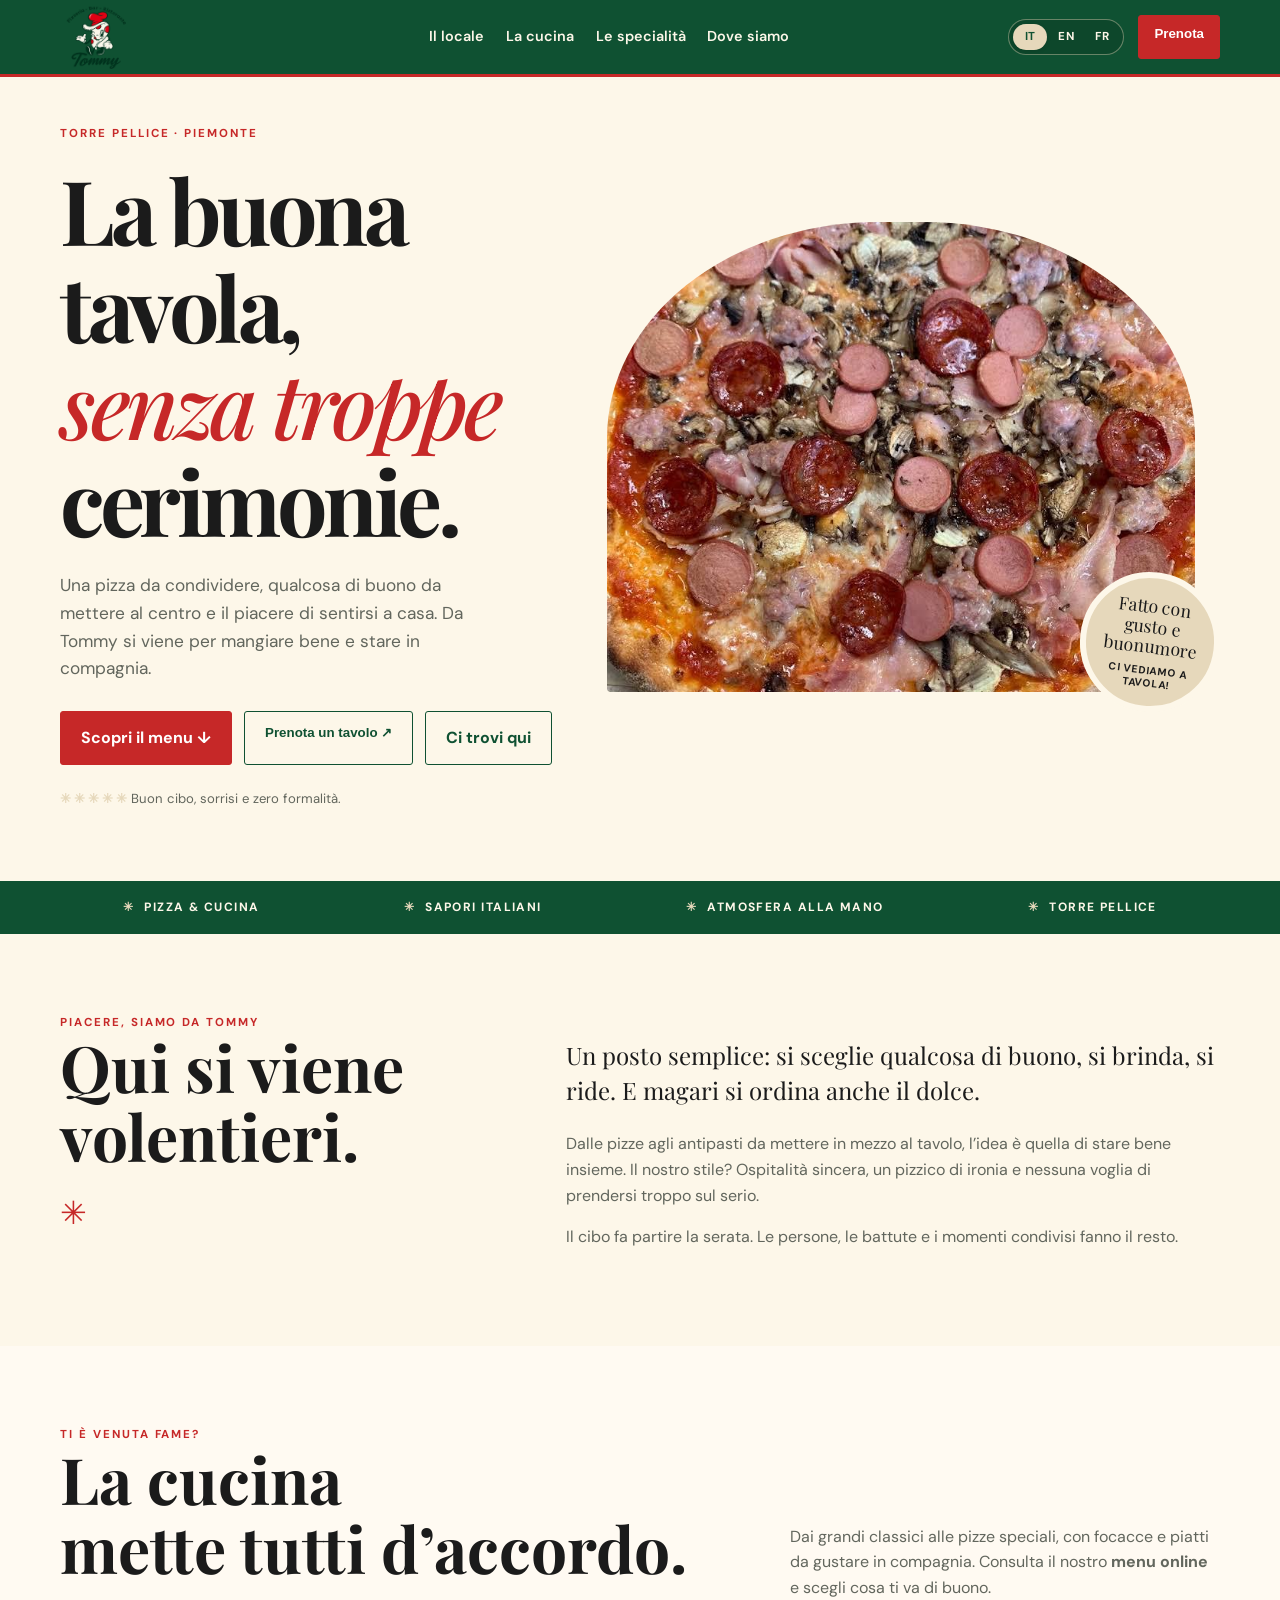
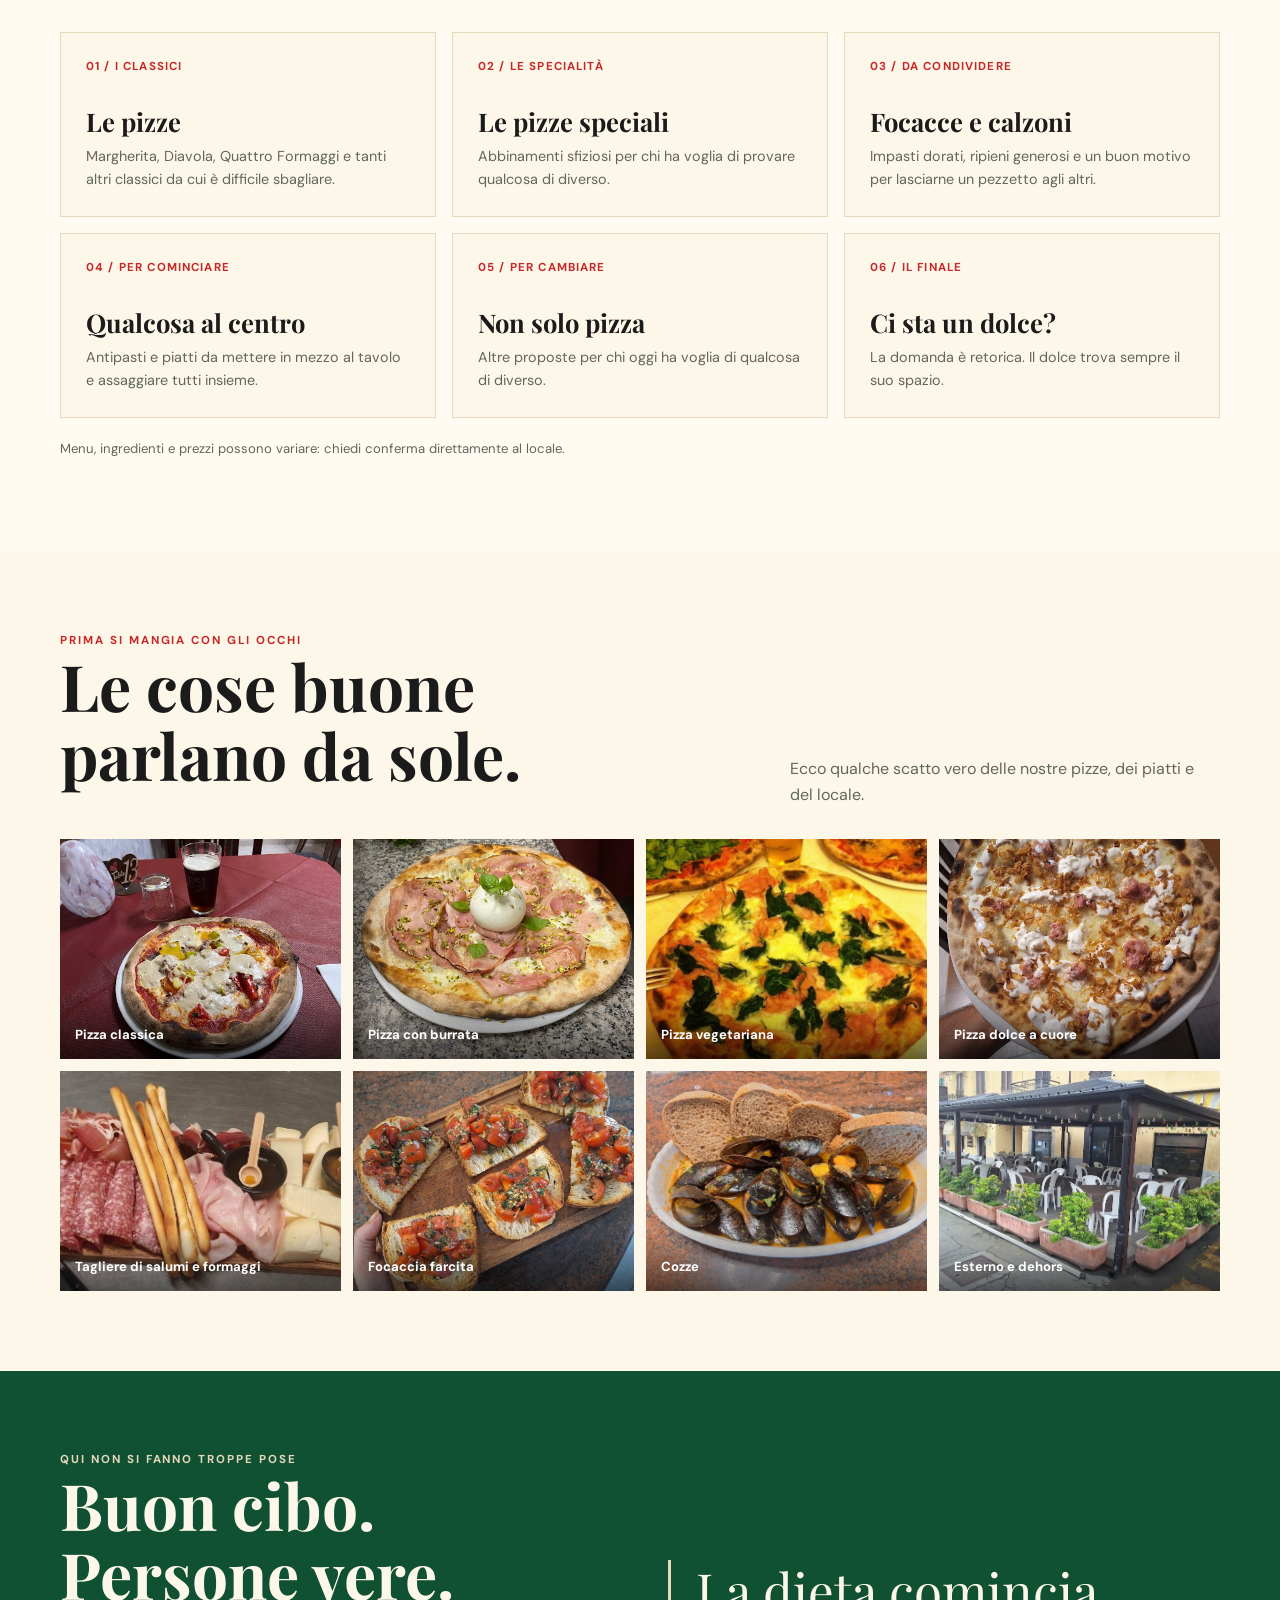
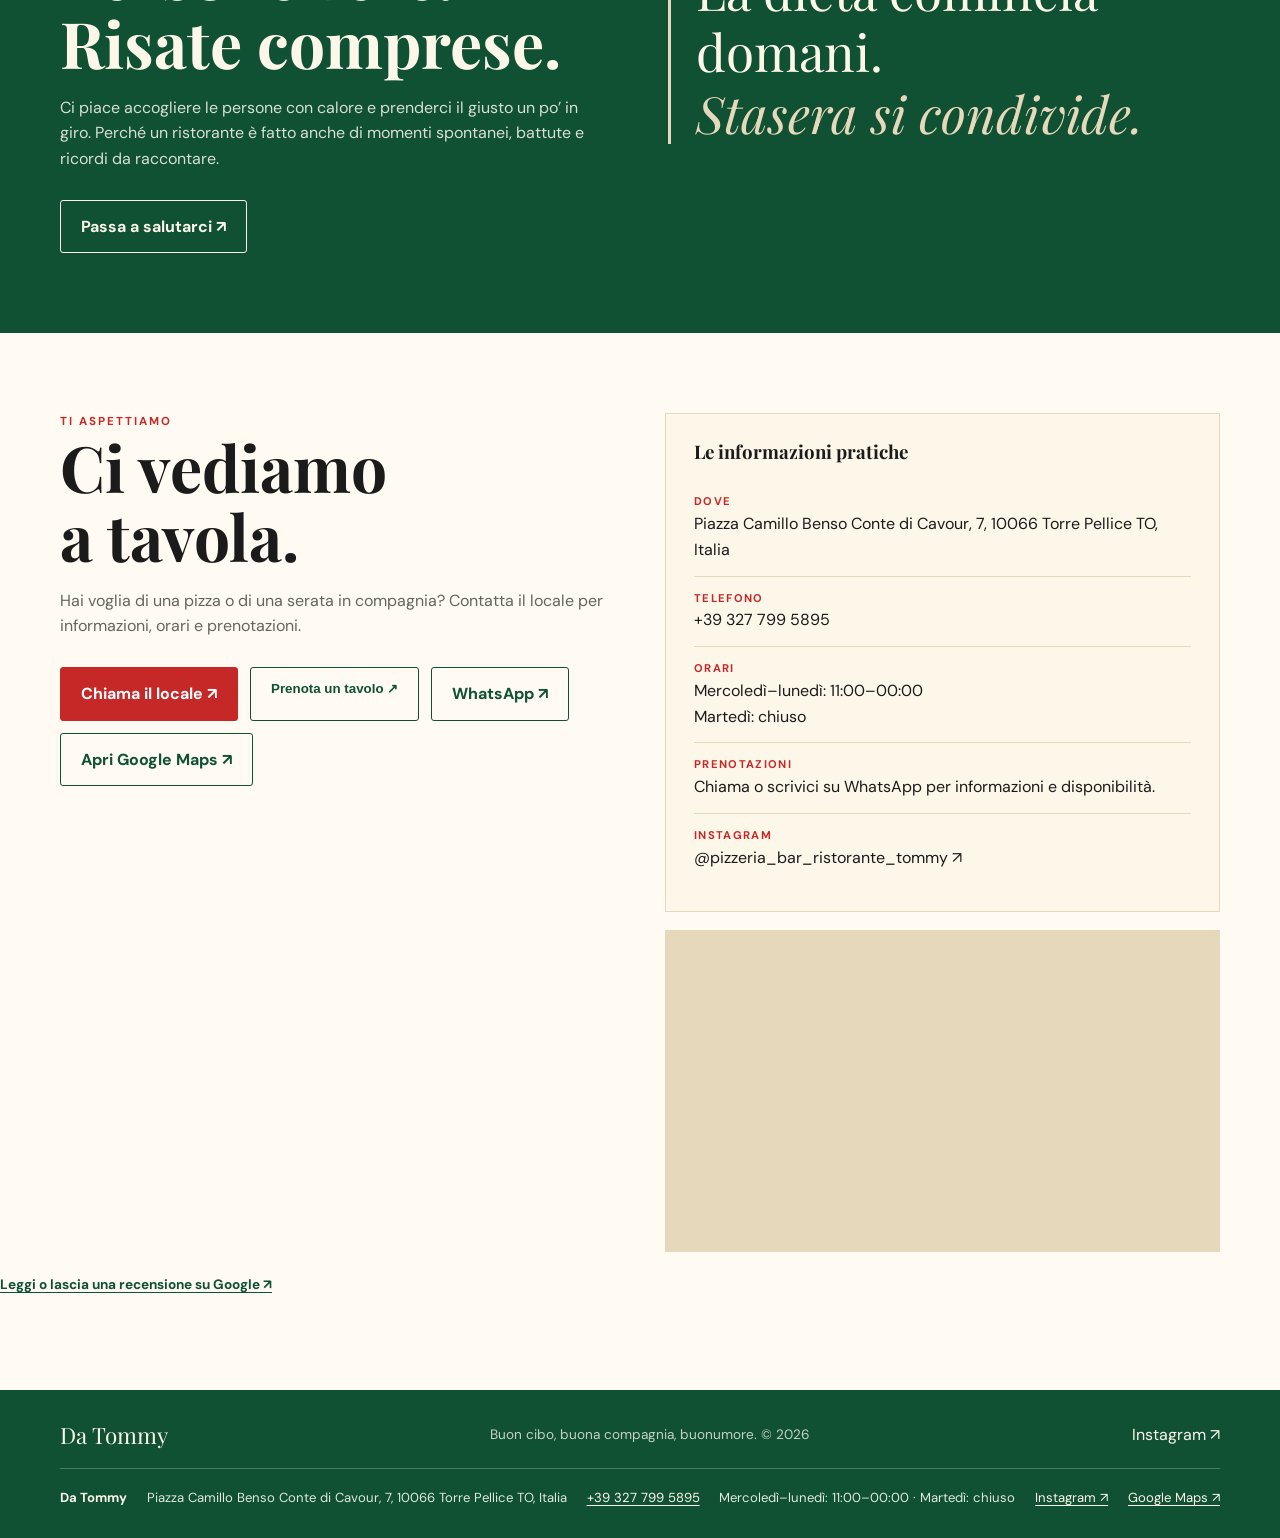
<file: index.html>
<!doctype html><html lang="it"><head><meta charset="utf-8"><meta name="viewport" content="width=device-width,initial-scale=1"><meta name="theme-color" content="#f8f2e8"><link rel="icon" type="image/x-icon" href="https://lincwilk.github.io/da-tommy/favicon.ico"><link rel="icon" type="image/png" sizes="32x32" href="https://lincwilk.github.io/da-tommy/favicon-32x32.png"><link rel="apple-touch-icon" sizes="180x180" href="https://lincwilk.github.io/da-tommy/apple-touch-icon.png"><link rel="icon" type="image/png" sizes="192x192" href="https://lincwilk.github.io/da-tommy/icon-192.png"><meta name="description" content="Da Tommy a Torre Pellice: pizzeria, bar e ristorante con pizze classiche e speciali, cucina italiana e un’atmosfera alla mano. Scopri il menu e contattaci.">
<link rel="canonical" href="https://lincwilk.github.io/da-tommy/">
<meta property="og:type" content="website"><meta property="og:locale" content="it_IT"><meta property="og:site_name" content="Da Tommy">
<meta property="og:title" content="Da Tommy — Pizzeria, Bar e Ristorante a Torre Pellice">
<meta property="og:description" content="Pizza, cucina italiana e buona compagnia a Torre Pellice. Scopri il menu e contattaci per informazioni e prenotazioni.">
<meta property="og:url" content="https://lincwilk.github.io/da-tommy/"><meta property="og:image" content="https://lincwilk.github.io/da-tommy/logo-da-tommy.png.png"><meta property="og:image:alt" content="Logo ufficiale Da Tommy">
<meta name="twitter:card" content="summary_large_image"><meta name="twitter:title" content="Da Tommy — Pizzeria · Bar · Ristorante"><meta name="twitter:description" content="Pizza, cucina italiana e buona compagnia a Torre Pellice."><meta name="twitter:image" content="https://lincwilk.github.io/da-tommy/logo-da-tommy.png.png">

<script type="application/ld+json">{"@context":"https://schema.org","@type":"Restaurant","name":"Da Tommy","url":"https://lincwilk.github.io/da-tommy/","image":"https://lincwilk.github.io/da-tommy/pizza-speciale.jpg","telephone":"+393277995895","servesCuisine":["Italian","Pizza"],"address":{"@type":"PostalAddress","streetAddress":"Piazza Camillo Benso Conte di Cavour, 7","addressLocality":"Torre Pellice","addressRegion":"Piemonte","postalCode":"10066","addressCountry":"IT"},"sameAs":["https://www.instagram.com/pizzeria_bar_ristorante_tommy/"],"openingHoursSpecification":[{"@type":"OpeningHoursSpecification","dayOfWeek":["Wednesday","Thursday","Friday","Saturday","Sunday","Monday"],"opens":"11:00","closes":"23:59"}]}</script><title>Da Tommy — Pizzeria · Bar · Ristorante</title><link rel="preconnect" href="https://fonts.googleapis.com"><link href="https://fonts.googleapis.com/css2?family=DM+Sans:wght@400;500;600;700&family=Playfair+Display:wght@500;600;700;800&display=swap" rel="stylesheet"><!-- CSS esistente mantenuto; styles.css aggiunge accessibilità e dettagli responsive. -->
<style>
:root{--cream:#fdf7e9;--paper:#fffaf2;--ink:#1b1b1b;--green:#0f5132;--red:#c62828;--gold:#e6d8bb;--muted:#62665d;--line:#e6d8bb;--serif:'Playfair Display',Georgia,serif;--sans:'DM Sans',Arial,sans-serif}*{box-sizing:border-box}html{scroll-behavior:smooth;scroll-padding-top:80px}body{margin:0;background:var(--cream);color:var(--ink);font-family:var(--sans);line-height:1.6}a{color:inherit;text-decoration:none}.wrap{width:min(1160px,calc(100% - 36px));margin:auto}h1,h2,h3{font-family:var(--serif);line-height:1.08;margin:0 0 18px}h2{font-size:clamp(2.4rem,5vw,4rem)}p{color:var(--muted)}.eyebrow{text-transform:uppercase;letter-spacing:.17em;font-size:.72rem;font-weight:700;color:var(--red)}.btn{display:inline-flex;padding:13px 20px;background:var(--red);color:white;border:1px solid var(--red);font-weight:700;border-radius:3px}.btn.alt{background:transparent;color:var(--green);border-color:var(--green)}header{position:sticky;top:0;z-index:5;background:var(--green);color:var(--cream);backdrop-filter:blur(10px);border-bottom:3px solid var(--red)}.nav{height:74px;display:flex;align-items:center;justify-content:space-between;gap:20px}.brand{display:flex;align-items:center;line-height:1}.logo{display:block;width:150px;height:64px;object-fit:contain;object-position:left center}.links{display:flex;gap:24px;font-size:.9rem;font-weight:600}.links a:hover{color:var(--gold)}.hamb{display:none;border:0;background:none;color:var(--cream);font-size:1.5rem}.hero{padding:48px 0 72px}.hero-grid{display:grid;grid-template-columns:.9fr 1.1fr;gap:45px;align-items:center;min-height:470px}.hero h1{font-size:clamp(3.5rem,7vw,6.3rem);letter-spacing:-.05em;margin:18px 0 24px}.hero h1 em{color:var(--red);font-weight:500}.hero-copy>p{font-size:1.08rem;max-width:440px}.actions{display:flex;gap:12px;flex-wrap:wrap;margin-top:28px}.tagline{font-size:.82rem;color:var(--muted);margin-top:23px}.tagline b{color:var(--gold)}.visual{position:relative;height:490px}.hero-img{position:absolute;inset:0 25px 20px 0;border-radius:46% 46% 4px 4px;overflow:hidden;background:#d5c2a1}.hero-img img{width:100%;height:100%;object-fit:cover}.badge{position:absolute;right:0;bottom:0;width:140px;height:140px;border-radius:50%;background:var(--gold);border:6px solid var(--cream);display:grid;place-items:center;text-align:center;padding:18px;font:1.1rem/1.15 var(--serif);transform:rotate(7deg)}.badge small{display:block;font:700 .65rem var(--sans);text-transform:uppercase;letter-spacing:.08em;margin-top:7px}.stripe{background:var(--green);color:var(--cream);padding:17px 0}.stripe .wrap{display:flex;justify-content:space-around;gap:18px;flex-wrap:wrap;font-size:.75rem;font-weight:700;text-transform:uppercase;letter-spacing:.12em}.stripe span:before{content:'✳';color:var(--gold);margin-right:10px}section.content{padding:80px 0}.intro{display:grid;grid-template-columns:.8fr 1.2fr;gap:70px}.lead{font:1.5rem/1.45 var(--serif);color:var(--ink)}.menu{background:var(--paper)}.section-head{display:flex;align-items:end;justify-content:space-between;gap:30px;margin-bottom:32px}.section-head p{max-width:430px;margin:0}.cards{display:grid;grid-template-columns:repeat(3,1fr);gap:16px}.card{padding:25px;background:var(--cream);border:1px solid var(--line);min-height:185px;display:flex;flex-direction:column;justify-content:space-between;transition:.2s}.card:hover{transform:translateY(-4px);border-color:var(--gold)}.num{font-size:.72rem;font-weight:700;color:var(--red);letter-spacing:.1em}.card h3{font-size:1.6rem;margin:18px 0 10px}.card p{font-size:.9rem;margin:0}.gallery{display:grid;grid-template-columns:1.2fr .8fr .8fr;grid-template-rows:220px 220px;gap:12px}.photo{position:relative;overflow:hidden;background:#ddd0bd;margin:0}.photo img{width:100%;height:100%;object-fit:cover}.photo:first-child{grid-row:span 2}.photo figcaption{position:absolute;bottom:0;left:0;right:0;padding:28px 15px 14px;background:linear-gradient(transparent,#0009);color:white;font-weight:700}.vibe{background:var(--green);color:var(--cream)}.vibe h2{color:var(--cream)}.vibe p{color:#d8dfd4}.vibe .eyebrow{color:var(--gold)}.vibe-grid{display:grid;grid-template-columns:1fr 1fr;gap:55px;align-items:center}.quote{font:clamp(2rem,4vw,3.5rem)/1.2 var(--serif);border-left:3px solid var(--gold);padding-left:25px}.quote em{color:var(--gold)}.vibe .alt{color:var(--cream);border-color:var(--cream);margin-top:12px}.visit{background:var(--paper)}.visit-grid{display:grid;grid-template-columns:1fr 1fr;gap:50px}.info{padding:28px;background:var(--cream);border:1px solid var(--line)}.detail{padding:13px 0;border-bottom:1px solid var(--line)}.detail:last-child{border:0}.detail b{display:block;font-size:.7rem;text-transform:uppercase;letter-spacing:.12em;color:var(--red)}footer{padding:30px 0;background:#0f5132;color:var(--cream)}.footrow{display:flex;justify-content:space-between;align-items:center;gap:18px;flex-wrap:wrap}.footrow p{margin:0;color:#c6d0c7;font-size:.85rem}.footbrand{font:1.4rem var(--serif)}@media(max-width:850px){.links{display:none;position:absolute;top:74px;left:0;right:0;background:var(--cream);padding:20px 25px;flex-direction:column;border-bottom:1px solid var(--line)}.links.open{display:flex}.hamb{display:block}.hero-grid,.intro,.vibe-grid,.visit-grid{grid-template-columns:1fr;gap:25px}.visual{height:400px}.cards{grid-template-columns:repeat(2,1fr)}.section-head{align-items:start;flex-direction:column}.gallery{grid-template-columns:1fr 1fr;grid-template-rows:220px 170px 170px}.photo:first-child{grid-row:span 2}.photo:last-child{grid-column:span 2}}@media(max-width:520px){.hero h1{font-size:3.35rem}.visual{height:350px}.badge{width:115px;height:115px;font-size:.9rem}.stripe .wrap{justify-content:flex-start}.stripe span{font-size:.66rem}section.content{padding:60px 0}.cards{grid-template-columns:1fr}.card{min-height:155px}.gallery{grid-template-rows:190px 140px 140px;gap:8px}.actions .btn{width:100%;justify-content:center}.nav{height:70px}.links{top:70px}}
</style><link rel="stylesheet" href="styles.css"><style>
/* Menu mobile home: forza pannello visibile e sopra il contenuto su iOS */
@media(max-width:850px){
 body header{z-index:100}
 body header .nav{position:relative}
 body header .links{display:none;position:absolute!important;top:70px!important;left:-18px!important;right:-18px!important;width:auto!important;z-index:101;background:#fdf7e9!important;color:#0f5132!important;padding:20px 25px!important;flex-direction:column!important;gap:0!important;box-shadow:0 12px 22px rgba(0,0,0,.16);border-bottom:1px solid #e6d8bb}
 body header .links.open{display:flex!important;visibility:visible!important;opacity:1!important}
 body header .links a{display:block!important;padding:13px 0!important;color:#0f5132!important;border-bottom:1px solid #e6d8bb}
 body header .links a:last-child{border-bottom:0}
 body header .hamb{position:relative;z-index:102;cursor:pointer}
}
</style></head><body><header><div class="wrap nav"><a class="brand" href="#home" aria-label="Da Tommy — Home"><img class="logo" src="logo-da-tommy.png.png" alt="Logo ufficiale Da Tommy"></a><nav class="links" id="links"><a href="#locale" data-home-i18n="navAbout">Il locale</a><a href="menu.html" data-home-i18n="navMenu">La cucina</a><a href="#gallery" data-home-i18n="navGallery">Le specialità</a><a href="#eventi" data-home-i18n="navEvents">Eventi</a><a href="#contatti" data-home-i18n="navContact">Dove siamo</a></nav><div class="header-tools"><div class="home-languages" aria-label="Lingua"><button type="button" data-home-lang="it" class="active" aria-label="Italiano">IT</button><button type="button" data-home-lang="en" aria-label="English">EN</button><button type="button" data-home-lang="fr" aria-label="Français">FR</button></div><button class="btn header-booking js-booking-open" type="button" data-home-i18n="headerBook">Prenota</button><button class="hamb" id="hamb" aria-label="Apri il menu di navigazione" aria-controls="links" aria-expanded="false">☰</button></div></div></header><main>
<section class="hero" id="home"><div class="wrap hero-grid"><div class="hero-copy"><div class="eyebrow">Torre Pellice · Piemonte</div><h1 data-home-i18n="heroTitle">La buona tavola,<br><em>senza troppe</em><br>cerimonie.</h1><p data-home-i18n="heroText">Una pizza da condividere, qualcosa di buono da mettere al centro e il piacere di sentirsi a casa. Da Tommy si viene per mangiare bene e stare in compagnia.</p><div class="actions"><a class="btn" href="menu.html" data-home-i18n="heroMenu">Scopri il menu ↓</a><button class="btn alt js-booking-open" type="button" data-home-i18n="heroBook">Prenota un tavolo ↗</button><a class="btn alt" href="#contatti" data-home-i18n="heroFind">Ci trovi qui</a></div><div class="tagline"><b>✳ ✳ ✳ ✳ ✳</b> <span data-home-i18n="tagline">Buon cibo, sorrisi e zero formalità.</span></div></div><div class="visual"><div class="hero-img"><img src="pizza-speciale.jpg" alt="Pizza speciale appena sfornata da Da Tommy" width="1200" height="900" fetchpriority="high"></div><div class="badge">Fatto con<br>gusto e buonumore<small>Ci vediamo a tavola!</small></div></div></div></section>
<style>
#eventi.events{overflow:hidden}
#eventi .events-carousel{position:relative;margin-top:30px;min-width:0}
#eventi .event-grid{display:flex;overflow-x:auto;overscroll-behavior-x:contain;scroll-snap-type:x mandatory;scroll-behavior:smooth;scrollbar-width:none;gap:0;margin:0;padding:0;min-width:0}
#eventi .event-grid::-webkit-scrollbar{display:none}
#eventi .event-card{flex:0 0 100%;min-width:0;display:grid;grid-template-columns:minmax(0,1fr) minmax(0,1fr);align-items:stretch;scroll-snap-align:start;scroll-snap-stop:always;overflow:hidden;border:1px solid var(--line);border-radius:12px;background:var(--paper);box-shadow:0 10px 28px rgba(15,55,38,.09)}
#eventi .event-card>img{display:block;width:100%;height:100%;min-width:0;min-height:360px;max-height:560px;object-fit:contain;object-position:center;background:#f1e7d4;padding:14px}
#eventi .event-copy{display:flex;flex-direction:column;align-items:flex-start;justify-content:center;min-width:0;padding:clamp(20px,4vw,48px)}
#eventi .event-date{display:inline-flex;align-items:center;margin:0 0 12px;padding:6px 10px;border-radius:999px;background:#f7ead8;color:var(--red);font-size:.74rem;font-weight:800;letter-spacing:.08em}
#eventi .event-copy h3{font-size:clamp(1.5rem,3vw,2.3rem);line-height:1.15;margin:0 0 14px}
#eventi .event-copy p{font-size:1rem;line-height:1.65;margin:0 0 14px}
#eventi .event-copy .event-price{font-size:1.15rem;font-weight:800;color:var(--green);margin-top:0}
#eventi .event-copy .btn{display:inline-flex;align-items:center;justify-content:center;max-width:100%;min-height:46px;margin-top:4px;padding:12px 18px;border-radius:5px;text-align:center}
#eventi .events-note{max-width:720px;padding-left:14px;border-left:3px solid var(--line);font-size:.9rem;line-height:1.6;margin-top:24px}
#eventi .slider-controls{display:flex;align-items:center;justify-content:center;gap:14px;margin-top:18px}
#eventi .slider-arrow{display:grid;place-items:center;width:42px;height:42px;border:1px solid var(--green);border-radius:50%;background:transparent;color:var(--green);font-size:1.3rem;cursor:pointer}
#eventi .slider-dots{display:flex;align-items:center;justify-content:center;gap:9px}
#eventi .slider-dot{width:10px;height:10px;padding:0;border:0;border-radius:50%;background:#c8c1b2;cursor:pointer}
#eventi .slider-dot[aria-current="true"]{background:var(--red);box-shadow:0 0 0 3px rgba(198,40,40,.13)}
#eventi .slider-arrow:focus-visible,#eventi .slider-dot:focus-visible{outline:3px solid var(--red);outline-offset:3px}
@media(max-width:650px){#eventi .event-card{grid-template-columns:minmax(0,1fr);grid-template-rows:auto auto}#eventi .event-card>img{width:100%;height:auto;min-height:0;max-height:none;aspect-ratio:7/8;object-fit:contain;padding:10px 14px}#eventi .event-copy{padding:20px}#eventi .event-copy h3{font-size:1.55rem}#eventi .event-copy p{font-size:.94rem;line-height:1.55}#eventi .event-copy .btn{width:100%}#eventi .slider-controls{gap:12px}}
@media(prefers-reduced-motion:reduce){#eventi .event-grid{scroll-behavior:auto}}
</style>
<section class="content events" id="eventi" aria-label="Eventi e novità">
<div class="wrap">
<div class="eyebrow" data-home-i18n="eventsEyebrow">Segna la data</div><h2 data-home-i18n="eventsTitle">Da Tommy succede qualcosa.</h2>
<p class="events-intro" data-home-i18n="eventsIntro">Serate speciali e pizze del mese: scopri cosa c’è di nuovo e contattaci per informazioni.</p>
<div class="events-carousel" aria-label="Eventi Da Tommy"><div class="event-grid" id="events-track">
<article class="event-card" data-expire="2026-10-30"><img src="evento-cena-cacciatore.jpeg" alt="Locandina della Cena del Cacciatore del 30 ottobre da Da Tommy a Torre Pellice" width="700" height="1200" loading="lazy" decoding="async"><div class="event-copy"><span class="event-date">30 OTTOBRE</span><h3>Cena del Cacciatore</h3><p>Aperitivo, antipasto, primo, secondo, dolce e bevande incluse.</p><p class="event-booking-required">Prenotazione obbligatoria: 327 799 5895</p><p class="event-price">€ 45 a persona</p><a class="btn" href="https://wa.me/393277995895?text=Buongiorno%2C%20vorrei%20informazioni%20e%20prenotare%20per%20la%20Cena%20del%20Cacciatore%20del%2030%20ottobre.%20Grazie!" target="_blank" rel="noopener noreferrer">Prenota su WhatsApp ↗</a></div></article>
<article class="event-card" data-expire="2026-11-30"><img src="pizza-del-mese-diabolica.jpeg" alt="Locandina della pizza del mese Diabolica, ottobre e novembre" width="700" height="1200" loading="lazy" decoding="async"><div class="event-copy"><span class="event-date">OTTOBRE · NOVEMBRE</span><h3>Pizza del mese: Diabolica</h3><p>Datterino giallo, spianata piccante, ’nduja, olive nere e ciuffi di mozzarella di bufala a crudo.</p><p class="event-price">€ 12</p><a class="btn alt" href="menu.html">Scopri il menu ↗</a></div></article>
</div>
<div class="slider-controls" id="events-controls" aria-label="Controlli eventi"></div>
</div>
<p class="events-note">Gli appuntamenti possono variare: contattaci per confermare disponibilità e prenotazioni.</p>
</div>
<script>
(function(){
 const section=document.getElementById('eventi');if(!section)return;const track=section.querySelector('#events-track');if(!track)return;
 const all=Array.from(track.querySelectorAll('.event-card')),controls=section.querySelector('#events-controls'),eventLink=document.querySelector('.links a[href="#eventi"]');
 function romeDate(){const p={};new Intl.DateTimeFormat('en-CA',{timeZone:'Europe/Rome',year:'numeric',month:'2-digit',day:'2-digit'}).formatToParts(new Date()).forEach(x=>p[x.type]=x.value);return p.year+'-'+p.month+'-'+p.day}
 const today=romeDate();all.forEach(slide=>slide.hidden=!!slide.dataset.expire&&today>slide.dataset.expire);
 const slides=all.filter(slide=>!slide.hidden);
 if(!slides.length){section.hidden=true;if(eventLink)eventLink.hidden=true;return}
 section.hidden=false;if(eventLink)eventLink.hidden=false;
 if(slides.length<2){controls.hidden=true;return}controls.hidden=false;
 controls.innerHTML='<button class="slider-arrow" type="button" id="events-prev" aria-label="Evento precedente">‹</button><div class="slider-dots" id="events-dots" aria-label="Seleziona evento"></div><button class="slider-arrow" type="button" id="events-next" aria-label="Evento successivo">›</button>';
 const wrap=controls.querySelector('#events-dots'),lang=document.documentElement.lang||'it';
 slides.forEach((slide,i)=>{const b=document.createElement('button');b.className='slider-dot';b.type='button';b.setAttribute('aria-label',({it:'Vai all’evento ',en:'Go to event ',fr:'Aller à l’événement '})[lang]+(i+1));b.setAttribute('aria-current',String(i===0));wrap.appendChild(b)});
 const dots=[...wrap.querySelectorAll('button')],prev=controls.querySelector('#events-prev'),next=controls.querySelector('#events-next'),reduced=window.matchMedia('(prefers-reduced-motion: reduce)');
 let current=0,timer=null,startX=0;function upd(){dots.forEach((d,i)=>d.setAttribute('aria-current',String(i===current)))}
 function go(i,behavior){current=(i+slides.length)%slides.length;track.scrollTo({left:slides[current].offsetLeft-track.offsetLeft,behavior:reduced.matches?'auto':(behavior||'smooth')});upd()}
 function stop(){if(timer){clearInterval(timer);timer=null}}function start(){stop();if(!reduced.matches&&!document.hidden)timer=setInterval(()=>go(current+1),6000)}
 prev.addEventListener('click',()=>{go(current-1);start()});next.addEventListener('click',()=>{go(current+1);start()});dots.forEach((d,i)=>d.addEventListener('click',()=>{go(i);start()}));
 track.addEventListener('scroll',()=>{const nearest=slides.reduce((best,sl,i)=>Math.abs(sl.offsetLeft-track.offsetLeft-track.scrollLeft)<Math.abs(slides[best].offsetLeft-track.offsetLeft-track.scrollLeft)?i:best,0);if(nearest!==current){current=nearest;upd()}},{passive:true});
 track.addEventListener('pointerdown',e=>{startX=e.clientX;stop()},{passive:true});track.addEventListener('pointerup',e=>{if(Math.abs(e.clientX-startX)>35){go(current+(e.clientX<startX?1:-1));start()}},{passive:true});
 track.addEventListener('mouseenter',stop);track.addEventListener('mouseleave',start);section.addEventListener('focusin',stop);section.addEventListener('focusout',e=>{if(!section.contains(e.relatedTarget))start()});
 document.querySelectorAll('[data-home-lang]').forEach(button=>button.addEventListener('click',()=>setTimeout(()=>{const l=document.documentElement.lang||'it';dots.forEach((dot,i)=>dot.setAttribute('aria-label',({it:'Vai all’evento ',en:'Go to event ',fr:'Aller à l’événement '})[l]+(i+1)))},0)));document.addEventListener('visibilitychange',()=>document.hidden?stop():start());if(reduced.addEventListener)reduced.addEventListener('change',start);start();
})();</script>
</section>
<div class="stripe"><div class="wrap"><span>Pizza & cucina</span><span>Sapori italiani</span><span>Atmosfera alla mano</span><span>Torre Pellice</span></div></div>
<section class="content" id="locale"><div class="wrap intro"><div><div class="eyebrow">Piacere, siamo Da Tommy</div><h2>Qui si viene<br>volentieri.</h2><div style="font-size:2rem;color:var(--red)">✳</div></div><div><p class="lead">Un posto semplice: si sceglie qualcosa di buono, si brinda, si ride. E magari si ordina anche il dolce.</p><p>Dalle pizze agli antipasti da mettere in mezzo al tavolo, l’idea è quella di stare bene insieme. Il nostro stile? Ospitalità sincera, un pizzico di ironia e nessuna voglia di prendersi troppo sul serio.</p><p>Il cibo fa partire la serata. Le persone, le battute e i momenti condivisi fanno il resto.</p></div></div></section>
<section class="content menu" id="menu"><div class="wrap"><div class="section-head"><div><div class="eyebrow">Ti è venuta fame?</div><h2>La cucina<br>mette tutti d’accordo.</h2></div><p>Dai grandi classici alle pizze speciali, con focacce e piatti da gustare in compagnia. Consulta il nostro <a href="menu.html"><strong>menu online</strong></a> e scegli cosa ti va di buono.</p></div><div class="cards"><article class="card"><span class="num">01 / I CLASSICI</span><div><h3>Le pizze</h3><p>Margherita, Diavola, Quattro Formaggi e tanti altri classici da cui è difficile sbagliare.</p></div></article><article class="card"><span class="num">02 / LE SPECIALITÀ</span><div><h3>Le pizze speciali</h3><p>Abbinamenti sfiziosi per chi ha voglia di provare qualcosa di diverso.</p></div></article><article class="card"><span class="num">03 / DA CONDIVIDERE</span><div><h3>Focacce e calzoni</h3><p>Impasti dorati, ripieni generosi e un buon motivo per lasciarne un pezzetto agli altri.</p></div></article><article class="card"><span class="num">04 / PER COMINCIARE</span><div><h3>Qualcosa al centro</h3><p>Antipasti e piatti da mettere in mezzo al tavolo e assaggiare tutti insieme.</p></div></article><article class="card"><span class="num">05 / PER CAMBIARE</span><div><h3>Non solo pizza</h3><p>Altre proposte per chi oggi ha voglia di qualcosa di diverso.</p></div></article><article class="card"><span class="num">06 / IL FINALE</span><div><h3>Ci sta un dolce?</h3><p>La domanda è retorica. Il dolce trova sempre il suo spazio.</p></div></article></div><p style="font-size:.82rem;margin-top:20px">Menu, ingredienti e prezzi possono variare: chiedi conferma direttamente al locale.</p></div></section>
<section class="content" id="gallery"><div class="wrap"><div class="section-head"><div><div class="eyebrow">Prima si mangia con gli occhi</div><h2>Le cose buone<br>parlano da sole.</h2></div><p>Ecco qualche scatto vero delle nostre pizze, dei piatti e del locale.</p></div><div class="gallery">
<figure class="photo"><img src="pizza-classica.jpg" alt="Pizza classica con pomodoro e mozzarella appena sfornata" width="1200" height="800" loading="lazy" decoding="async"><figcaption>Pizza classica</figcaption></figure>
<figure class="photo"><img src="pizza-burrata.jpg" alt="Pizza con burrata fresca e basilico" width="1200" height="800" loading="lazy" decoding="async"><figcaption>Pizza con burrata</figcaption></figure>
<figure class="photo"><img src="pizza-vegetariana.jpg" alt="Pizza vegetariana con verdure e mozzarella" width="1200" height="800" loading="lazy" decoding="async"><figcaption>Pizza vegetariana</figcaption></figure>
<figure class="photo"><img src="pizza-dolce-cuore.jpg" alt="Pizza dolce a forma di cuore" width="1200" height="800" loading="lazy" decoding="async"><figcaption>Pizza dolce a cuore</figcaption></figure>
<figure class="photo"><img src="tagliere-salumi-formaggi.jpg" alt="Tagliere di salumi e formaggi da condividere" width="1200" height="800" loading="lazy" decoding="async"><figcaption>Tagliere di salumi e formaggi</figcaption></figure>
<figure class="photo"><img src="focaccia-farcita.jpg" alt="Focaccia farcita con ingredienti freschi" width="1200" height="800" loading="lazy" decoding="async"><figcaption>Focaccia farcita</figcaption></figure>
<figure class="photo"><img src="cozze.jpg" alt="Cozze preparate e servite nel piatto" width="1200" height="800" loading="lazy" decoding="async"><figcaption>Cozze</figcaption></figure>
<figure class="photo"><img src="ristorante-esterno.jpg" alt="Esterno del ristorante Da Tommy con dehors e tavoli" width="1200" height="800" loading="lazy" decoding="async"><figcaption>Esterno e dehors</figcaption></figure>
</div></div></section>

<section class="content vibe"><div class="wrap vibe-grid"><div><div class="eyebrow">Qui non si fanno troppe pose</div><h2>Buon cibo.<br>Persone vere.<br>Risate comprese.</h2><p>Ci piace accogliere le persone con calore e prenderci il giusto un po’ in giro. Perché un ristorante è fatto anche di momenti spontanei, battute e ricordi da raccontare.</p><a class="btn alt" href="#contatti">Passa a salutarci ↗</a></div><div class="quote">La dieta comincia domani.<br><em>Stasera si condivide.</em></div></div></section>
<section class="content visit" id="contatti"><div class="wrap visit-grid"><div><div class="eyebrow">Ti aspettiamo</div><h2>Ci vediamo<br>a tavola.</h2><p>Hai voglia di una pizza o di una serata in compagnia? Contatta il locale per informazioni, orari e prenotazioni.</p><div class="actions"><a class="btn" href="tel:+393277995895">Chiama il locale ↗</a><button class="btn alt js-booking-open" type="button">Prenota un tavolo ↗</button><a class="btn alt" href="https://wa.me/393277995895?text=Buongiorno%20Da%20Tommy!%20Vorrei%20avere%20informazioni%20per%20una%20prenotazione." target="_blank" rel="noopener" aria-label="Scrivi a Da Tommy su WhatsApp per informazioni sulle prenotazioni">WhatsApp ↗</a><a class="btn alt" href="https://www.google.com/maps/search/?api=1&query=Piazza+Camillo+Benso+Conte+di+Cavour+7%2C+10066+Torre+Pellice+TO%2C+Italy" target="_blank" rel="noopener">Apri Google Maps ↗</a></div></div><div><div class="info"><h3>Le informazioni pratiche</h3><div class="detail"><b>Dove</b>Piazza Camillo Benso Conte di Cavour, 7, 10066 Torre Pellice TO, Italia</div><div class="detail"><b>Telefono</b><a href="tel:+393277995895">+39 327 799 5895</a></div><div class="detail"><b>Orari</b>Mercoledì–lunedì: 11:00–00:00<br>Martedì: chiuso</div><div class="detail"><b>Prenotazioni</b>Chiama o scrivici su WhatsApp per informazioni e disponibilità.</div><div class="detail"><b>Instagram</b><a href="https://www.instagram.com/pizzeria_bar_ristorante_tommy/" target="_blank" rel="noopener">@pizzeria_bar_ristorante_tommy ↗</a></div></div><div class="map-wrap"><iframe title="Mappa Google Maps: Da Tommy, Piazza Camillo Benso Conte di Cavour 7, Torre Pellice" src="https://maps.google.com/maps?q=Piazza%20Camillo%20Benso%20Conte%20di%20Cavour%207%2C%2010066%20Torre%20Pellice%20TO%2C%20Italy&t=&z=16&ie=UTF8&iwloc=&output=embed" loading="lazy" referrerpolicy="no-referrer-when-downgrade" allowfullscreen></iframe></div></div></div><p class="google-review-link"><a href="https://www.google.com/maps/search/?api=1&amp;query=Da+Tommy+Torre+Pellice" target="_blank" rel="noopener"><strong data-home-i18n="googleReview">Leggi o lascia una recensione su Google ↗</strong></a></p></section>
<!-- Seção de avaliações desativada: reativar quando houver avaliações reais
<section class="content testimonials" id="recensioni"><div class="wrap"><div class="eyebrow">Parola a chi è passato</div><h2>Le vostre parole.</h2><p class="review-note">Sostituire questi spazi con recensioni reali, pubblicate con il consenso dei clienti.</p><div class="cards"><article class="card"><span class="num">RECENSIONE 01</span><div><h3>«[Inserire una recensione autentica]»</h3><p>Nome C.</p></div></article><article class="card"><span class="num">RECENSIONE 02</span><div><h3>«[Inserire una recensione autentica]»</h3><p>Nome R.</p></div></article><article class="card"><span class="num">RECENSIONE 03</span><div><h3>«[Inserire una recensione autentica]»</h3><p>Nome M.</p></div></article></div><p>Hai già mangiato da noi? <a href="https://www.google.com/maps/search/?api=1&query=Da+Tommy+Torre+Pellice" target="_blank" rel="noopener"><strong>Leggi o lascia una recensione su Google ↗</strong></a></p></div></section>
--></main><div class="booking-overlay" id="booking-overlay" hidden><section class="booking-dialog" role="dialog" aria-modal="true" aria-labelledby="booking-title" aria-describedby="booking-help"><button type="button" class="booking-close" id="booking-close" aria-label="Chiudi il modulo di prenotazione">×</button><div class="eyebrow">Ci vediamo a tavola</div><h2 id="booking-title">Prenota un tavolo</h2><p id="booking-help">Compila i dettagli: prepareremo un messaggio WhatsApp per chiedere conferma al locale.</p><form id="booking-form"><label for="booking-guests">Numero di persone</label><select id="booking-guests" name="guests" required><option value="1">1 persona</option><option value="2" selected>2 persone</option><option value="3">3 persone</option><option value="4">4 persone</option><option value="5">5 persone</option><option value="6">6 persone</option><option value="7">7 persone</option><option value="8">8 persone</option><option value="9">9 persone</option><option value="10">10 persone</option><option value="11">11 persone</option><option value="12">12 persone</option><option value="13">13 persone</option><option value="14">14 persone</option><option value="15">15 persone</option><option value="16">16 persone</option><option value="17">17 persone</option><option value="18">18 persone</option><option value="19">19 persone</option><option value="20">20 persone</option></select><label for="booking-date">Data</label><input id="booking-date" name="date" type="date" required><label for="booking-time">Orario</label><select id="booking-time" name="time" required></select><label for="booking-name">Nome (facoltativo)</label><input id="booking-name" name="name" type="text" autocomplete="name" maxlength="80" placeholder="Il tuo nome"><label for="booking-notes">Note (facoltative)</label><textarea id="booking-notes" name="notes" rows="2" maxlength="300" placeholder="Seggiolone, occasione speciale…"></textarea><p class="booking-error" id="booking-error" role="alert" hidden></p><button class="btn booking-submit" type="submit">Continua su WhatsApp ↗</button></form></section></div><footer><div class="wrap footrow"><div class="footbrand">Da Tommy</div><p>Buon cibo, buona compagnia, buonumore. © <span id="year"></span></p><a href="https://www.instagram.com/pizzeria_bar_ristorante_tommy/" target="_blank" rel="noopener">Instagram ↗</a></div><div class="wrap foot-info"><strong>Da Tommy</strong><span>Piazza Camillo Benso Conte di Cavour, 7, 10066 Torre Pellice TO, Italia</span><a href="tel:+393277995895">+39 327 799 5895</a><span class="foot-hours">Mercoledì–lunedì: 11:00–00:00 · Martedì: chiuso</span><a href="https://www.instagram.com/pizzeria_bar_ristorante_tommy/" target="_blank" rel="noopener">Instagram ↗</a><a href="https://www.google.com/maps/search/?api=1&amp;query=Piazza+Camillo+Benso+Conte+di+Cavour+7%2C+10066+Torre+Pellice+TO%2C+Italy" target="_blank" rel="noopener">Google Maps ↗</a></div></footer><script>
document.getElementById('year').textContent=new Date().getFullYear();
const homeHamb=document.getElementById('hamb');
const homeNav=document.getElementById('links');
function closeHomeNav(){homeNav.classList.remove('open');homeHamb.setAttribute('aria-expanded','false');homeHamb.setAttribute('aria-label','Apri il menu di navigazione');homeHamb.textContent='☰'}
homeHamb.addEventListener('click',function(event){event.preventDefault();event.stopPropagation();const open=homeNav.classList.toggle('open');homeHamb.setAttribute('aria-expanded',String(open));homeHamb.setAttribute('aria-label',open?'Chiudi il menu di navigazione':'Apri il menu di navigazione');homeHamb.textContent=open?'✕':'☰'});
homeNav.querySelectorAll('a').forEach(a=>a.addEventListener('click',closeHomeNav));
document.addEventListener('click',function(event){if(!homeNav.contains(event.target)&&!homeHamb.contains(event.target))closeHomeNav()});
// Form di prenotazione: prepara la richiesta WhatsApp, senza confermare automaticamente la disponibilità.
const overlay=document.getElementById('booking-overlay'), form=document.getElementById('booking-form'), dateInput=document.getElementById('booking-date'), timeSelect=document.getElementById('booking-time'), errorBox=document.getElementById('booking-error');
const today=new Date();const localISO=d=>{const y=d.getFullYear(),m=String(d.getMonth()+1).padStart(2,'0'),day=String(d.getDate()).padStart(2,'0');return y+'-'+m+'-'+day};dateInput.min=localISO(today);dateInput.value=localISO(today);
for(let minutes=11*60;minutes<=23*60+45;minutes+=15){const h=String(Math.floor(minutes/60)).padStart(2,'0'),m=String(minutes%60).padStart(2,'0'),opt=document.createElement('option');opt.value=h+':'+m;opt.textContent=h+':'+m;timeSelect.append(opt)}{const opt=document.createElement('option');opt.value='00:00';opt.textContent='00:00';timeSelect.append(opt)}
const checkDate=()=>{if(!dateInput.value)return;const d=new Date(dateInput.value+'T12:00:00');if(d.getDay()===2){errorBox.textContent=(window.bookingClosedText&&window.bookingClosedText[window.currentHomeLanguage])||'Il martedì il locale è chiuso. Scegli un altro giorno.';errorBox.hidden=false}else{errorBox.hidden=true;errorBox.textContent=''}};
dateInput.addEventListener('change',checkDate);
let lastFocus=null;const closeBooking=()=>{overlay.hidden=true;document.body.classList.remove('booking-open');if(lastFocus)lastFocus.focus()};
document.querySelectorAll('.js-booking-open').forEach(b=>b.addEventListener('click',()=>{lastFocus=b;overlay.hidden=false;document.body.classList.add('booking-open');checkDate();document.getElementById('booking-guests').focus()}));
document.getElementById('booking-close').addEventListener('click',closeBooking);overlay.addEventListener('click',e=>{if(e.target===overlay)closeBooking()});document.addEventListener('keydown',e=>{if(e.key==='Escape'&&!overlay.hidden)closeBooking()});
form.addEventListener('submit',e=>{e.preventDefault();checkDate();if(!form.reportValidity()||!errorBox.hidden)return;const d=new Date(dateInput.value+'T12:00:00');const dateText=new Intl.DateTimeFormat('it-IT',{day:'2-digit',month:'2-digit',year:'numeric'}).format(d);const guests=document.getElementById('booking-guests').value,name=document.getElementById('booking-name').value.trim(),notes=document.getElementById('booking-notes').value.trim();let message=({it:'Ciao Da Tommy! 😊\\nVorrei chiedere la disponibilità per un tavolo.',en:'Hello Da Tommy! 😊\\nI’d like to ask about table availability.',fr:'Bonjour Da Tommy ! 😊\\nJe voudrais connaître les disponibilités pour une table.'}[window.currentHomeLanguage]||'Ciao Da Tommy! 😊\\nVorrei chiedere la disponibilità per un tavolo.')+'\\n\\n👥 '+({it:'Persone',en:'Guests',fr:'Personnes'}[window.currentHomeLanguage]||'Persone')+': '+guests+'\\n📅 '+({it:'Data',en:'Date',fr:'Date'}[window.currentHomeLanguage]||'Data')+': '+dateText+'\\n🕒 '+({it:'Orario',en:'Time',fr:'Heure'}[window.currentHomeLanguage]||'Orario')+': '+timeSelect.value;if(name)message+='\\n👤 '+({it:'Nome',en:'Name',fr:'Nom'}[window.currentHomeLanguage]||'Nome')+': '+name;if(notes)message+='\\n📝 '+({it:'Note',en:'Notes',fr:'Remarques'}[window.currentHomeLanguage]||'Note')+': '+notes;message+='\\n\\n'+({it:'Potete confermare la disponibilità? Grazie!',en:'Could you please confirm availability? Thank you!',fr:'Pouvez-vous confirmer la disponibilité ? Merci !'}[window.currentHomeLanguage]||'Potete confermare la disponibilità? Grazie!');window.open('https://wa.me/393277995895?text='+encodeURIComponent(message),'_blank','noopener,noreferrer');closeBooking()});
const homeTranslations={
it:{navAbout:'Il locale',navMenu:'La cucina',navGallery:'Le specialità',navContact:'Dove siamo',navEvents:'Eventi',headerBook:'Prenota',mobileCall:'Chiama',mobileWhatsApp:'WhatsApp',mobileMap:'Mappa',googleReview:'Leggi o lascia una recensione su Google ↗',heroTitle:'La buona tavola,<br><em>senza troppe</em><br>cerimonie.',heroText:'Una pizza da condividere, qualcosa di buono da mettere al centro e il piacere di sentirsi a casa. Da Tommy si viene per mangiare bene e stare in compagnia.',heroMenu:'Scopri il menu ↓',heroBook:'Prenota un tavolo ↗',heroFind:'Ci trovi qui',tagline:'Buon cibo, sorrisi e zero formalità.',eventsEyebrow:'Segna la data',eventsTitle:'Da Tommy succede qualcosa.',eventsIntro:'Serate speciali e pizze del mese: scopri cosa c’è di nuovo e contattaci per informazioni.'},
en:{navAbout:'The place',navMenu:'The menu',navGallery:'Our specialties',navContact:'Find us',navEvents:'Events',headerBook:'Book',mobileCall:'Call',mobileWhatsApp:'WhatsApp',mobileMap:'Map',googleReview:'Read or leave a Google review ↗',heroTitle:'Good food,<br><em>without the</em><br>fuss.',heroText:'A pizza to share, something delicious for the table, and the pleasure of feeling at home. Come to Da Tommy for good food and great company.',heroMenu:'Explore the menu ↓',heroBook:'Book a table ↗',heroFind:'Find us',tagline:'Good food, smiles and no fuss.',eventsEyebrow:'Save the date',eventsTitle:'Something is happening at Da Tommy.',eventsIntro:'Special evenings and pizza of the month: see what’s new and contact us for details.'},
fr:{navAbout:'Le restaurant',navMenu:'La carte',navGallery:'Nos spécialités',navContact:'Nous trouver',navEvents:'Événements',headerBook:'Réserver',mobileCall:'Appeler',mobileWhatsApp:'WhatsApp',mobileMap:'Plan',googleReview:'Lire ou laisser un avis sur Google ↗',heroTitle:'La bonne cuisine,<br><em>sans chichis</em><br>ni cérémonies.',heroText:'Une pizza à partager, de bonnes choses au milieu de la table et le plaisir de se sentir chez soi. Chez Da Tommy, on vient pour bien manger et passer un bon moment.',heroMenu:'Découvrir la carte ↓',heroBook:'Réserver une table ↗',heroFind:'Nous trouver',tagline:'Bonne cuisine, sourires et simplicité.',eventsEyebrow:'À noter',eventsTitle:'Il se passe quelque chose chez Da Tommy.',eventsIntro:'Soirées spéciales et pizza du mois : découvrez les nouveautés et contactez-nous pour plus d’informations.'}};
const fullTranslations={
it:{
'.stripe .wrap span':['Pizza & cucina','Sapori italiani','Atmosfera alla mano','Torre Pellice'],
'#locale .intro .eyebrow':'Piacere, siamo Da Tommy','#locale .intro h2':'Qui si viene<br>volentieri.','#locale .intro .intro-mark':'✳',
'#locale .intro>div:nth-child(2) p:nth-of-type(1)':'Un posto semplice: si sceglie qualcosa di buono, si brinda, si ride. E magari si ordina anche il dolce.',
'#locale .intro>div:nth-child(2) p:nth-of-type(2)':'Dalle pizze agli antipasti da mettere in mezzo al tavolo, l’idea è quella di stare bene insieme. Il nostro stile? Ospitalità sincera, un pizzico di ironia e nessuna voglia di prendersi troppo sul serio.',
'#locale .intro>div:nth-child(2) p:nth-of-type(3)':'Il cibo fa partire la serata. Le persone, le battute e i momenti condivisi fanno il resto.',
'#menu .eyebrow':'Ti è venuta fame?','#menu h2':'La cucina<br>mette tutti d’accordo.','#menu .section-head>p':'Dai grandi classici alle pizze speciali, con focacce e piatti da gustare in compagnia. Consulta il nostro <a href="menu.html"><strong>menu online</strong></a> e scegli cosa ti va di buono.',
'#menu .card:nth-child(1) .num':'01 / I CLASSICI','#menu .card:nth-child(1) h3':'Le pizze','#menu .card:nth-child(1) p':'Margherita, Diavola, Quattro Formaggi e tanti altri classici da cui è difficile sbagliare.',
'#menu .card:nth-child(2) .num':'02 / LE SPECIALITÀ','#menu .card:nth-child(2) h3':'Le pizze speciali','#menu .card:nth-child(2) p':'Abbinamenti sfiziosi per chi ha voglia di provare qualcosa di diverso.',
'#menu .card:nth-child(3) .num':'03 / DA CONDIVIDERE','#menu .card:nth-child(3) h3':'Focacce e calzoni','#menu .card:nth-child(3) p':'Impasti dorati, ripieni generosi e un buon motivo per lasciarne un pezzetto agli altri.',
'#menu .card:nth-child(4) .num':'04 / PER COMINCIARE','#menu .card:nth-child(4) h3':'Qualcosa al centro','#menu .card:nth-child(4) p':'Antipasti e piatti da mettere in mezzo al tavolo e assaggiare tutti insieme.',
'#menu .card:nth-child(5) .num':'05 / PER CAMBIARE','#menu .card:nth-child(5) h3':'Non solo pizza','#menu .card:nth-child(5) p':'Altre proposte per chi oggi ha voglia di qualcosa di diverso.',
'#menu .card:nth-child(6) .num':'06 / IL FINALE','#menu .card:nth-child(6) h3':'Ci sta un dolce?','#menu .card:nth-child(6) p':'La domanda è retorica. Il dolce trova sempre il suo spazio.',
'#menu .wrap>p:last-child':'Menu, ingredienti e prezzi possono variare: chiedi conferma direttamente al locale.',
'#gallery .eyebrow':'Prima si mangia con gli occhi','#gallery h2':'Le cose buone<br>parlano da sole.','#gallery .section-head>p':'Ecco qualche scatto vero delle nostre pizze, dei piatti e del locale.',
'#gallery .photo:nth-child(1) figcaption':'Pizza classica','#gallery .photo:nth-child(2) figcaption':'Pizza con burrata','#gallery .photo:nth-child(3) figcaption':'Pizza vegetariana','#gallery .photo:nth-child(4) figcaption':'Pizza dolce a cuore','#gallery .photo:nth-child(5) figcaption':'Tagliere di salumi e formaggi','#gallery .photo:nth-child(6) figcaption':'Focaccia farcita','#gallery .photo:nth-child(7) figcaption':'Cozze','#gallery .photo:nth-child(8) figcaption':'Esterno e dehors',
'.vibe .eyebrow':'Qui non si fanno troppe pose','.vibe h2':'Buon cibo.<br>Persone vere.<br>Risate comprese.','.vibe .wrap>div:first-child p':'Ci piace accogliere le persone con calore e prenderci il giusto un po’ in giro. Perché un ristorante è fatto anche di momenti spontanei, battute e ricordi da raccontare.','.vibe .btn':'Passa a salutarci ↗','.vibe .quote':'La dieta comincia domani.<br><em>Stasera si condivide.</em>',
'#contatti .eyebrow':'Ti aspettiamo','#contatti h2':'Ci vediamo<br>a tavola.','#contatti .visit-grid>div:first-child>p':'Hai voglia di una pizza o di una serata in compagnia? Contatta il locale per informazioni, orari e prenotazioni.','#contatti .visit-grid>div:first-child .actions a:nth-child(1)':'Chiama il locale ↗','#contatti .visit-grid>div:first-child .actions button':'Prenota un tavolo ↗','#contatti .visit-grid>div:first-child .actions a:nth-child(3)':'WhatsApp ↗','#contatti .visit-grid>div:first-child .actions a:nth-child(4)':'Apri Google Maps ↗',
'#contatti .info h3':'Le informazioni pratiche','#contatti .detail:nth-of-type(1)':'<b>Dove</b>Piazza Camillo Benso Conte di Cavour, 7, 10066 Torre Pellice TO, Italia','#contatti .detail:nth-of-type(2)':'<b>Telefono</b><a href="tel:+393277995895">+39 327 799 5895</a>','#contatti .detail:nth-of-type(3)':'<b>Orari</b>Mercoledì–lunedì: 11:00–00:00<br>Martedì: chiuso','#contatti .detail:nth-of-type(4)':'<b>Prenotazioni</b>Chiama o scrivici su WhatsApp per informazioni e disponibilità.','#contatti .detail:nth-of-type(5)':'<b>Instagram</b><a href="https://www.instagram.com/pizzeria_bar_ristorante_tommy/" target="_blank" rel="noopener">@pizzeria_bar_ristorante_tommy ↗</a>',
'#recensioni .eyebrow':'Parola a chi è passato','#recensioni h2':'Le vostre parole.','#recensioni .review-note':'Sostituire questi spazi con recensioni reali, pubblicate con il consenso dei clienti.','#recensioni .wrap>p:last-child':'Hai già mangiato da noi? <a href="https://www.google.com/maps/search/?api=1&query=Da+Tommy+Torre+Pellice" target="_blank" rel="noopener"><strong>Leggi o lascia una recensione su Google ↗</strong></a>',
'#booking-overlay .booking-dialog>.eyebrow':'Ci vediamo a tavola','#booking-title':'Prenota un tavolo','#booking-help':'Compila i dettagli: prepareremo un messaggio WhatsApp per chiedere conferma al locale.','#booking-form label[for="booking-guests"]':'Numero di persone','#booking-form label[for="booking-date"]':'Data','#booking-form label[for="booking-time"]':'Orario','#booking-form label[for="booking-name"]':'Nome (facoltativo)','#booking-form label[for="booking-notes"]':'Note (facoltative)','#booking-name':'Il tuo nome','#booking-notes':'Seggiolone, occasione speciale…','#booking-form .booking-submit':'Continua su WhatsApp ↗',
'footer .footrow p':'Buon cibo, buona compagnia, buonumore. © <span id="year"></span>','.foot-info .foot-hours':'Mercoledì–lunedì: 11:00–00:00 · Martedì: chiuso','#contatti .google-review-link':'<a href="https://www.google.com/maps/search/?api=1&query=Da+Tommy+Torre+Pellice" target="_blank" rel="noopener"><strong>Leggi o lascia una recensione su Google ↗</strong></a>'
},
en:{
'.stripe .wrap span':['Pizza & kitchen','Italian flavours','Relaxed atmosphere','Torre Pellice'],
'#locale .intro .eyebrow':'Nice to meet you, we’re Da Tommy','#locale .intro h2':'A place you’ll<br>love to come back to.','#locale .intro>div:nth-child(2) p:nth-of-type(1)':'A simple place: choose something delicious, raise a glass, have a laugh. And maybe order dessert, too.',
'#locale .intro>div:nth-child(2) p:nth-of-type(2)':'From pizzas to starters made for sharing, the idea is to enjoy being together. Our style? Genuine hospitality, a little humour, and no need to take ourselves too seriously.',
'#locale .intro>div:nth-child(2) p:nth-of-type(3)':'The food gets the evening started. The people, jokes and shared moments do the rest.',
'#menu .eyebrow':'Getting hungry?','#menu h2':'Something delicious<br>for everyone.','#menu .section-head>p':'From timeless classics to special pizzas, plus focaccia and dishes to enjoy together. Browse our <a href="menu.html"><strong>online menu</strong></a> and find something you fancy.',
'#menu .card:nth-child(1) .num':'01 / THE CLASSICS','#menu .card:nth-child(1) h3':'Pizzas','#menu .card:nth-child(1) p':'Margherita, Diavola, Four Cheese and plenty of other classics you can’t go wrong with.',
'#menu .card:nth-child(2) .num':'02 / SPECIALITIES','#menu .card:nth-child(2) h3':'Special pizzas','#menu .card:nth-child(2) p':'Tasty combinations for anyone keen to try something different.',
'#menu .card:nth-child(3) .num':'03 / TO SHARE','#menu .card:nth-child(3) h3':'Focaccia & calzones','#menu .card:nth-child(3) p':'Golden dough, generous fillings and a good reason to leave a piece for someone else.',
'#menu .card:nth-child(4) .num':'04 / TO START','#menu .card:nth-child(4) h3':'Something for the table','#menu .card:nth-child(4) p':'Starters and dishes to put in the middle of the table and enjoy together.',
'#menu .card:nth-child(5) .num':'05 / SOMETHING DIFFERENT','#menu .card:nth-child(5) h3':'More than pizza','#menu .card:nth-child(5) p':'Other options for when you feel like something a little different.',
'#menu .card:nth-child(6) .num':'06 / THE FINALE','#menu .card:nth-child(6) h3':'Room for dessert?','#menu .card:nth-child(6) p':'It’s a rhetorical question. There’s always room for dessert.',
'#menu .wrap>p:last-child':'Menu items, ingredients and prices may change. Please check with the restaurant.',
'#gallery .eyebrow':'First, we eat with our eyes','#gallery h2':'Good food<br>speaks for itself.','#gallery .section-head>p':'Here are a few real photos of our pizzas, dishes and restaurant.',
'#gallery .photo:nth-child(1) figcaption':'Classic pizza','#gallery .photo:nth-child(2) figcaption':'Pizza with burrata','#gallery .photo:nth-child(3) figcaption':'Vegetarian pizza','#gallery .photo:nth-child(4) figcaption':'Heart-shaped dessert pizza','#gallery .photo:nth-child(5) figcaption':'Cold cuts and cheese board','#gallery .photo:nth-child(6) figcaption':'Stuffed focaccia','#gallery .photo:nth-child(7) figcaption':'Mussels','#gallery .photo:nth-child(8) figcaption':'Restaurant exterior and outdoor seating',
'.vibe .eyebrow':'No need to stand on ceremony','.vibe h2':'Good food.<br>Real people.<br>Laughter included.','.vibe .wrap>div:first-child p':'We love welcoming people warmly and having a laugh along the way. A restaurant is made of spontaneous moments, jokes and memories to share.','.vibe .btn':'Come say hello ↗','.vibe .quote':'The diet starts tomorrow.<br><em>Tonight, we share.</em>',
'#contatti .eyebrow':'We look forward to seeing you','#contatti h2':'See you<br>at the table.','#contatti .visit-grid>div:first-child>p':'Fancy a pizza or an evening with good company? Contact us for information, opening hours and bookings.','#contatti .visit-grid>div:first-child .actions a:nth-child(1)':'Call the restaurant ↗','#contatti .visit-grid>div:first-child .actions button':'Book a table ↗','#contatti .visit-grid>div:first-child .actions a:nth-child(3)':'WhatsApp ↗','#contatti .visit-grid>div:first-child .actions a:nth-child(4)':'Open Google Maps ↗',
'#contatti .info h3':'Practical information','#contatti .detail:nth-of-type(1)':'<b>Address</b>Piazza Camillo Benso Conte di Cavour, 7, 10066 Torre Pellice TO, Italy','#contatti .detail:nth-of-type(2)':'<b>Phone</b><a href="tel:+393277995895">+39 327 799 5895</a>','#contatti .detail:nth-of-type(3)':'<b>Opening hours</b>Wednesday–Monday: 11:00–00:00<br>Tuesday: closed','#contatti .detail:nth-of-type(4)':'<b>Bookings</b>Call or message us on WhatsApp to ask about availability.','#contatti .detail:nth-of-type(5)':'<b>Instagram</b><a href="https://www.instagram.com/pizzeria_bar_ristorante_tommy/" target="_blank" rel="noopener">@pizzeria_bar_ristorante_tommy ↗</a>',
'#recensioni .eyebrow':'A word from our guests','#recensioni h2':'Your words.','#recensioni .review-note':'Replace these placeholders with genuine reviews, published with customers’ permission.','#recensioni .wrap>p:last-child':'Have you eaten with us? <a href="https://www.google.com/maps/search/?api=1&query=Da+Tommy+Torre+Pellice" target="_blank" rel="noopener"><strong>Read or leave a Google review ↗</strong></a>',
'#booking-overlay .booking-dialog>.eyebrow':'See you at the table','#booking-title':'Book a table','#booking-help':'Fill in the details. We’ll prepare a WhatsApp message so the restaurant can confirm availability.','#booking-form label[for="booking-guests"]':'Number of guests','#booking-form label[for="booking-date"]':'Date','#booking-form label[for="booking-time"]':'Time','#booking-form label[for="booking-name"]':'Name (optional)','#booking-form label[for="booking-notes"]':'Notes (optional)','#booking-name':'Your name','#booking-notes':'High chair, special occasion…','#booking-form .booking-submit':'Continue to WhatsApp ↗',
'footer .footrow p':'Good food, good company, good vibes. © <span id="year"></span>','.foot-info .foot-hours':'Wednesday–Monday: 11:00–00:00 · Tuesday: closed','#contatti .google-review-link':'<a href="https://www.google.com/maps/search/?api=1&query=Da+Tommy+Torre+Pellice" target="_blank" rel="noopener"><strong>Read or leave a Google review ↗</strong></a>'
},
fr:{
'.stripe .wrap span':['Pizza & cuisine','Saveurs italiennes','Ambiance décontractée','Torre Pellice'],
'#locale .intro .eyebrow':'Enchantés, nous sommes Da Tommy','#locale .intro h2':'Un endroit où<br>l’on revient avec plaisir.','#locale .intro>div:nth-child(2) p:nth-of-type(1)':'Un lieu simple : on choisit quelque chose de bon, on trinque, on rit. Et on commande peut-être aussi un dessert.',
'#locale .intro>div:nth-child(2) p:nth-of-type(2)':'Des pizzas aux entrées à partager, l’idée est de passer un bon moment ensemble. Notre style ? Un accueil sincère, un peu d’humour et aucune envie de se prendre trop au sérieux.',
'#locale .intro>div:nth-child(2) p:nth-of-type(3)':'Le repas lance la soirée. Les personnes, les blagues et les moments partagés font le reste.',
'#menu .eyebrow':'Vous avez faim ?','#menu h2':'De quoi mettre<br>tout le monde d’accord.','#menu .section-head>p':'Des grands classiques aux pizzas spéciales, sans oublier les focaccias et les plats à partager. Consultez notre <a href="menu.html"><strong>carte en ligne</strong></a> et choisissez ce qui vous fait envie.',
'#menu .card:nth-child(1) .num':'01 / LES CLASSIQUES','#menu .card:nth-child(1) h3':'Les pizzas','#menu .card:nth-child(1) p':'Margherita, Diavola, quatre fromages et bien d’autres classiques : difficile de se tromper.',
'#menu .card:nth-child(2) .num':'02 / LES SPÉCIALITÉS','#menu .card:nth-child(2) h3':'Les pizzas spéciales','#menu .card:nth-child(2) p':'Des associations gourmandes pour celles et ceux qui veulent changer.',
'#menu .card:nth-child(3) .num':'03 / À PARTAGER','#menu .card:nth-child(3) h3':'Focaccias & calzones','#menu .card:nth-child(3) p':'Une pâte dorée, des garnitures généreuses et une bonne raison d’en laisser un morceau aux autres.',
'#menu .card:nth-child(4) .num':'04 / POUR COMMENCER','#menu .card:nth-child(4) h3':'À mettre au milieu de la table','#menu .card:nth-child(4) p':'Des entrées et des plats à partager au centre de la table.',
'#menu .card:nth-child(5) .num':'05 / POUR CHANGER','#menu .card:nth-child(5) h3':'Pas seulement des pizzas','#menu .card:nth-child(5) p':'D’autres propositions pour celles et ceux qui ont envie d’autre chose.',
'#menu .card:nth-child(6) .num':'06 / POUR FINIR','#menu .card:nth-child(6) h3':'Une petite douceur ?','#menu .card:nth-child(6) p':'La question est rhétorique. Il y a toujours une place pour le dessert.',
'#menu .wrap>p:last-child':'La carte, les ingrédients et les prix peuvent varier. Merci de vérifier auprès du restaurant.',
'#gallery .eyebrow':'On mange d’abord avec les yeux','#gallery h2':'Les bonnes choses<br>parlent d’elles-mêmes.','#gallery .section-head>p':'Voici quelques vraies photos de nos pizzas, de nos plats et du restaurant. D’autres viendront petit à petit, comme les bonnes choses.',
'#gallery .photo:nth-child(1) figcaption':'Pizza classique','#gallery .photo:nth-child(2) figcaption':'Pizza à la burrata','#gallery .photo:nth-child(3) figcaption':'Pizza végétarienne','#gallery .photo:nth-child(4) figcaption':'Pizza dessert en forme de cœur','#gallery .photo:nth-child(5) figcaption':'Planche de charcuteries et fromages','#gallery .photo:nth-child(6) figcaption':'Focaccia farcie','#gallery .photo:nth-child(7) figcaption':'Moules','#gallery .photo:nth-child(8) figcaption':'Extérieur et terrasse',
'.vibe .eyebrow':'Ici, pas besoin d’en faire trop','.vibe h2':'Bonne cuisine.<br>Vraies personnes.<br>Rires compris.','.vibe .wrap>div:first-child p':'Nous aimons accueillir chaleureusement et plaisanter un peu. Un restaurant, c’est aussi des moments spontanés, des blagues et des souvenirs à raconter.','.vibe .btn':'Passez nous dire bonjour ↗','.vibe .quote':'Le régime commence demain.<br><em>Ce soir, on partage.</em>',
'#contatti .eyebrow':'Nous vous attendons','#contatti h2':'À bientôt<br>à table.','#contatti .visit-grid>div:first-child>p':'Envie d’une pizza ou d’une soirée conviviale ? Contactez-nous pour les informations, les horaires et les réservations.','#contatti .visit-grid>div:first-child .actions a:nth-child(1)':'Appeler le restaurant ↗','#contatti .visit-grid>div:first-child .actions button':'Réserver une table ↗','#contatti .visit-grid>div:first-child .actions a:nth-child(3)':'WhatsApp ↗','#contatti .visit-grid>div:first-child .actions a:nth-child(4)':'Ouvrir Google Maps ↗',
'#contatti .info h3':'Informations pratiques','#contatti .detail:nth-of-type(1)':'<b>Adresse</b>Piazza Camillo Benso Conte di Cavour, 7, 10066 Torre Pellice TO, Italie','#contatti .detail:nth-of-type(2)':'<b>Téléphone</b><a href="tel:+393277995895">+39 327 799 5895</a>','#contatti .detail:nth-of-type(3)':'<b>Horaires</b>Mercredi–lundi : 11 h–minuit<br>Mardi : fermé','#contatti .detail:nth-of-type(4)':'<b>Réservations</b>Appelez-nous ou écrivez-nous sur WhatsApp pour connaître les disponibilités.','#contatti .detail:nth-of-type(5)':'<b>Instagram</b><a href="https://www.instagram.com/pizzeria_bar_ristorante_tommy/" target="_blank" rel="noopener">@pizzeria_bar_ristorante_tommy ↗</a>',
'#recensioni .eyebrow':'La parole à nos clients','#recensioni h2':'Vos mots.','#recensioni .review-note':'Remplacer ces exemples par de vrais avis, publiés avec l’accord des clients.','#recensioni .wrap>p:last-child':'Vous avez déjà mangé chez nous ? <a href="https://www.google.com/maps/search/?api=1&query=Da+Tommy+Torre+Pellice" target="_blank" rel="noopener"><strong>Lire ou laisser un avis sur Google ↗</strong></a>',
'#booking-overlay .booking-dialog>.eyebrow':'À bientôt à table','#booking-title':'Réserver une table','#booking-help':'Remplissez les détails : nous préparerons un message WhatsApp pour demander confirmation au restaurant.','#booking-form label[for="booking-guests"]':'Nombre de personnes','#booking-form label[for="booking-date"]':'Date','#booking-form label[for="booking-time"]':'Heure','#booking-form label[for="booking-name"]':'Nom (facultatif)','#booking-form label[for="booking-notes"]':'Remarques (facultatif)','#booking-name':'Votre nom','#booking-notes':'Chaise bébé, occasion spéciale…','#booking-form .booking-submit':'Continuer sur WhatsApp ↗',
'footer .footrow p':'Bonne cuisine, bonne compagnie, bonne humeur. © <span id="year"></span>','.foot-info .foot-hours':'Mercredi–lundi : 11 h–minuit · Mardi : fermé','#contatti .google-review-link':'<a href="https://www.google.com/maps/search/?api=1&query=Da+Tommy+Torre+Pellice" target="_blank" rel="noopener"><strong>Lire ou laisser un avis sur Google ↗</strong></a>'
}};
function applyFullTranslations(lang){
 const dict=fullTranslations[lang]; if(!dict)return;
 Object.entries(dict).forEach(([selector,value])=>{
  const nodes=document.querySelectorAll(selector); if(!nodes.length)return;
  if(selector==='.stripe .wrap span'&&Array.isArray(value)){nodes.forEach((node,i)=>{if(value[i])node.textContent=value[i]});return}
  nodes.forEach(node=>{node.innerHTML=value});
 });
 document.querySelectorAll('.event-copy h3').forEach((el,i)=>{el.textContent=lang==='en'?(i===0?'Hunter’s Dinner':'Pizza of the Month: Diabolica'):lang==='fr'?(i===0?'Dîner du Chasseur':'Pizza du mois : Diabolica'):(i===0?'Cena del Cacciatore':'Pizza del mese: Diabolica')});
 document.querySelectorAll('.event-copy p').forEach((el)=>{const t=el.textContent;if(t.includes('Aperitivo')||t.includes('aperitivo'))el.textContent=lang==='en'?'Aperitif, starter, first course, main course, dessert and drinks included.':lang==='fr'?'Apéritif, entrée, premier plat, plat principal, dessert et boissons inclus.':'Aperitivo, antipasto, primo, secondo, dolce e bevande incluse.';else if(t.includes('Datterino')||t.includes('datterino'))el.textContent=lang==='en'?'Yellow cherry tomatoes, spicy spianata, ’nduja, black olives and fresh buffalo mozzarella.':lang==='fr'?'Tomates cerises jaunes, spianata piquante, ’nduja, olives noires et mozzarella de bufflonne ajoutée à cru.':'Datterino giallo, spianata piccante, ’nduja, olive nere e ciuffi di mozzarella di bufala a crudo.';else if(t.includes('Prenotazione obbligatoria')||t.includes('Booking required')||t.includes('Réservation obligatoire'))el.textContent=lang==='en'?'Booking required: 327 799 5895':lang==='fr'?'Réservation obligatoire : 327 799 5895':'Prenotazione obbligatoria: 327 799 5895';else if(t.includes('€ 45'))el.textContent=lang==='en'?'€45 per person':lang==='fr'?'45 € par personne':'€ 45 a persona';});
 const eventNote=document.querySelector('.events-note');if(eventNote)eventNote.textContent=lang==='en'?'Events may change; please contact us to confirm availability and bookings.':lang==='fr'?'Les événements peuvent changer ; contactez-nous pour confirmer les disponibilités et réserver.':'Gli appuntamenti possono variare: contattaci per confermare disponibilità e prenotazioni.';
 const bookingName=document.getElementById('booking-name'),bookingNotes=document.getElementById('booking-notes');if(bookingName)bookingName.placeholder=lang==='en'?'Your name':lang==='fr'?'Votre nom':'Il tuo nome';if(bookingNotes)bookingNotes.placeholder=lang==='en'?'High chair, special occasion…':lang==='fr'?'Chaise bébé, occasion spéciale…':'Seggiolone, occasione speciale…';
 document.querySelectorAll('.event-card .btn').forEach((el,i)=>{el.textContent=lang==='en'?(i===0?'Book via WhatsApp ↗':'Explore the menu ↗'):lang==='fr'?(i===0?'Réserver sur WhatsApp ↗':'Découvrir la carte ↗'):(i===0?'Prenota su WhatsApp ↗':'Scopri il menu ↗')});
 document.querySelectorAll('.event-date').forEach((el,i)=>{el.textContent=lang==='en'?(i===0?'30 OCTOBER':'OCTOBER · NOVEMBER'):lang==='fr'?(i===0?'30 OCTOBRE':'OCTOBRE · NOVEMBRE'):(i===0?'30 OTTOBRE':'OTTOBRE · NOVEMBRE')});
 const formLabels={it:['1 persona','persone','Il martedì il locale è chiuso. Scegli un altro giorno.'],en:['1 guest','guests','The restaurant is closed on Tuesdays. Please choose another day.'],fr:['1 personne','personnes','Le restaurant est fermé le mardi. Veuillez choisir un autre jour.']} ;
 const fl=lang==='fr'?formLabels.fr:lang==='en'?formLabels.en:formLabels.it;
 [...document.querySelectorAll('#booking-guests option')].forEach((o,i)=>{o.textContent=i===0?fl[0]:o.value+' '+fl[1]});
 const error=document.getElementById('booking-error');if(error.dataset.localized!=='1'){error.dataset.localized='1';window.bookingClosedText={it:formLabels.it[2],en:formLabels.en[2],fr:formLabels.fr[2]}}
 window.currentHomeLanguage=lang;
}
function setHomeLanguage(lang){document.documentElement.lang=lang;applyFullTranslations(lang);document.querySelectorAll('[data-home-i18n]').forEach(el=>{const value=homeTranslations[lang][el.dataset.homeI18n];if(value)el.innerHTML=value});document.querySelectorAll('[data-home-lang]').forEach(b=>{b.classList.toggle('active',b.dataset.homeLang===lang);b.setAttribute('aria-pressed',String(b.dataset.homeLang===lang))});try{localStorage.setItem('daTommyLang',lang)}catch(e){}}
document.querySelectorAll('[data-home-lang]').forEach(b=>b.addEventListener('click',()=>setHomeLanguage(b.dataset.homeLang)));
try{const saved=localStorage.getItem('daTommyLang');if(saved&&homeTranslations[saved])setHomeLanguage(saved)}catch(e){}
</script><nav class="mobile-action-bar" aria-label="Azioni rapide">
<a href="tel:+393277995895" class="mobile-action" aria-label="Chiama Da Tommy"><svg viewBox="0 0 24 24" aria-hidden="true"><path d="M6.6 3.5 9.2 3l1.5 4.2-1.9 1.5a14.4 14.4 0 0 0 6.5 6.5l1.5-1.9 4.2 1.5-.5 2.6a2.5 2.5 0 0 1-2.7 2.1A16.8 16.8 0 0 1 4.5 6.2a2.5 2.5 0 0 1 2.1-2.7Z"/></svg><span data-home-i18n="mobileCall">Chiama</span></a>
<a href="https://wa.me/393277995895?text=Buongiorno%20Da%20Tommy!%20Vorrei%20avere%20informazioni%20per%20una%20prenotazione." class="mobile-action" target="_blank" rel="noopener" aria-label="WhatsApp Da Tommy"><svg viewBox="0 0 24 24" aria-hidden="true"><path d="M20 11.7a8 8 0 0 1-11.8 7l-4.2 1.1 1.1-4.1A8 8 0 1 1 20 11.7Z"/><path d="M9 8.3c.2-.4.4-.4.7-.4h.4c.2 0 .3.1.4.4l.7 1.6c.1.2.1.3-.1.5l-.5.6c-.2.2-.2.3 0 .6.4.7 1 1.3 1.7 1.7.2.1.4.1.6-.1l.6-.7c.2-.2.3-.2.5-.1l1.5.7c.3.1.4.2.4.4 0 .3-.2 1-.6 1.3-.4.4-1 .6-1.6.5-1-.2-2.2-.8-3.3-1.8-1.1-1-1.9-2.4-2-3.3-.1-.7.2-1.3.6-1.9Z"/></svg><span data-home-i18n="mobileWhatsApp">WhatsApp</span></a>
<a href="https://www.google.com/maps/search/?api=1&amp;query=Da+Tommy+Torre+Pellice" class="mobile-action" target="_blank" rel="noopener" aria-label="Apri la mappa"><svg viewBox="0 0 24 24" aria-hidden="true"><path d="M12 21s7-6.2 7-12a7 7 0 1 0-14 0c0 5.8 7 12 7 12Z"/><circle cx="12" cy="9" r="2.4"/></svg><span data-home-i18n="mobileMap">Mappa</span></a></nav></body></html>
</file>
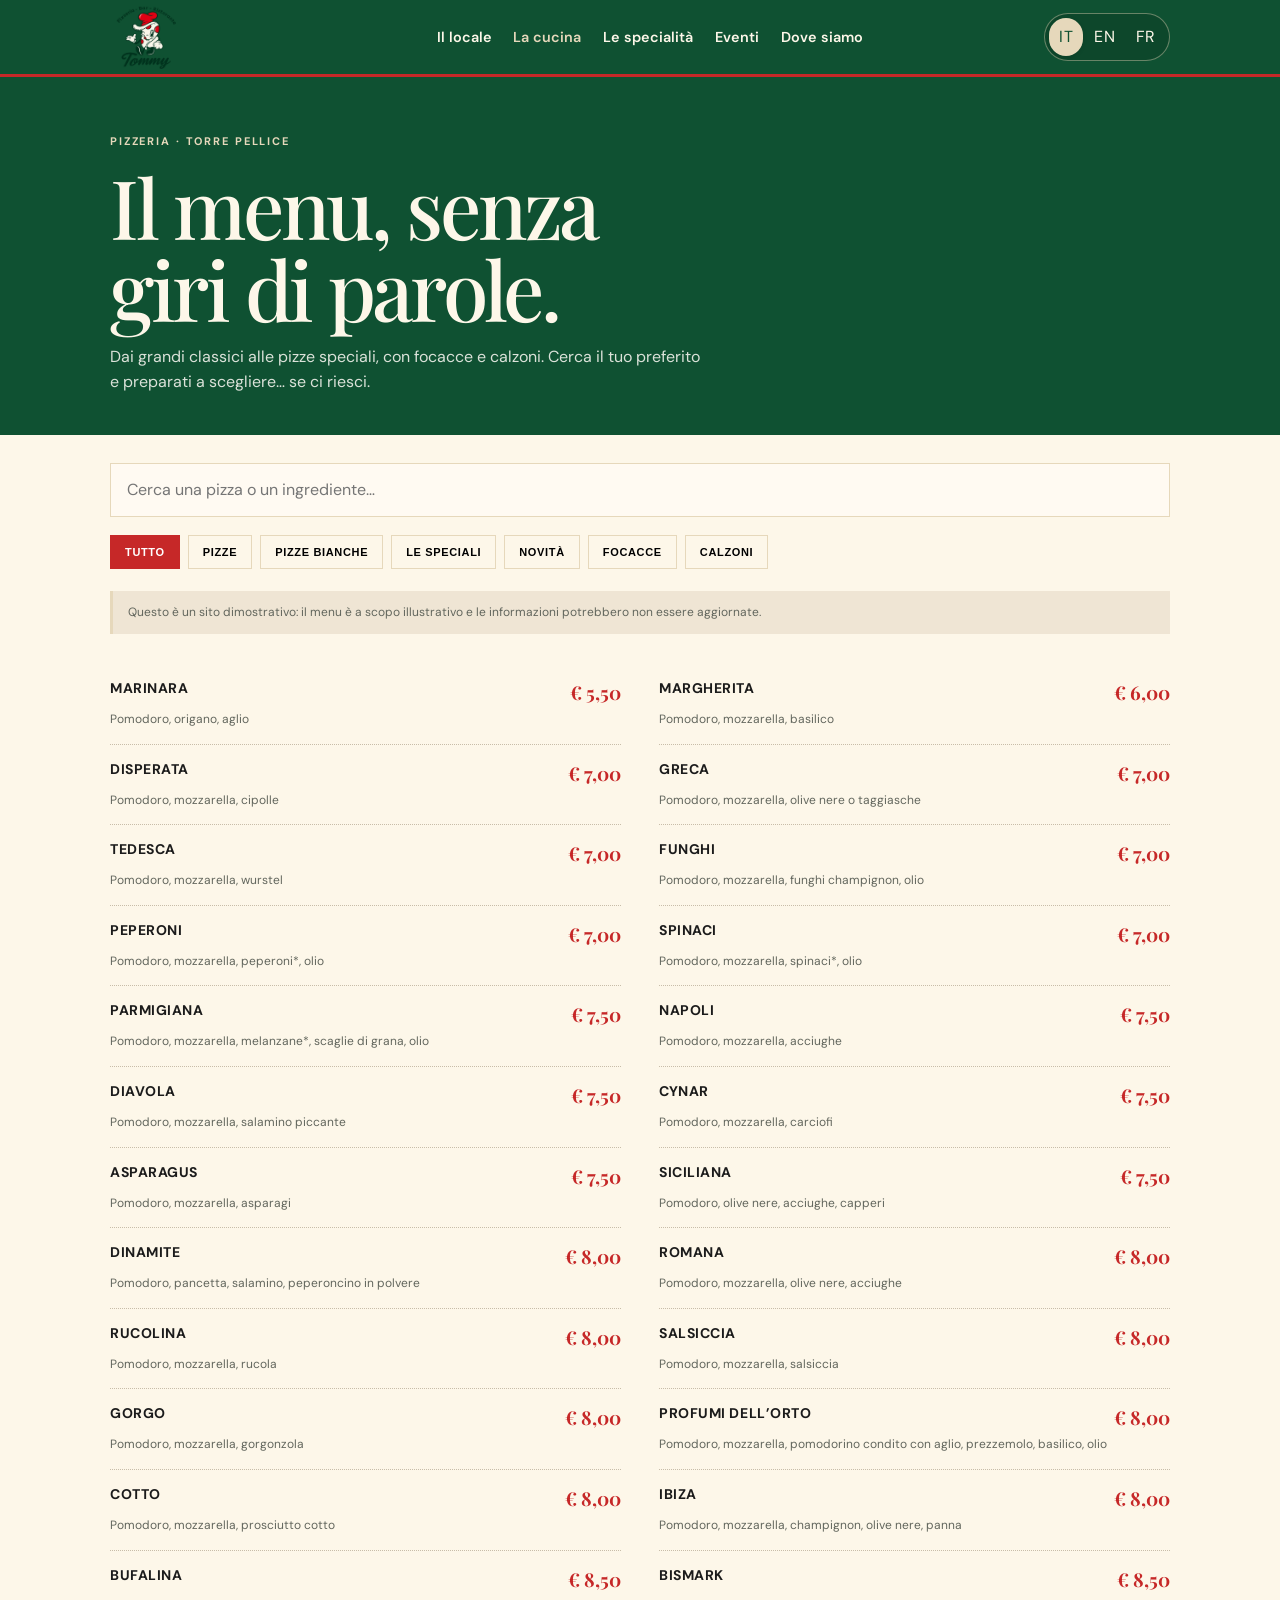
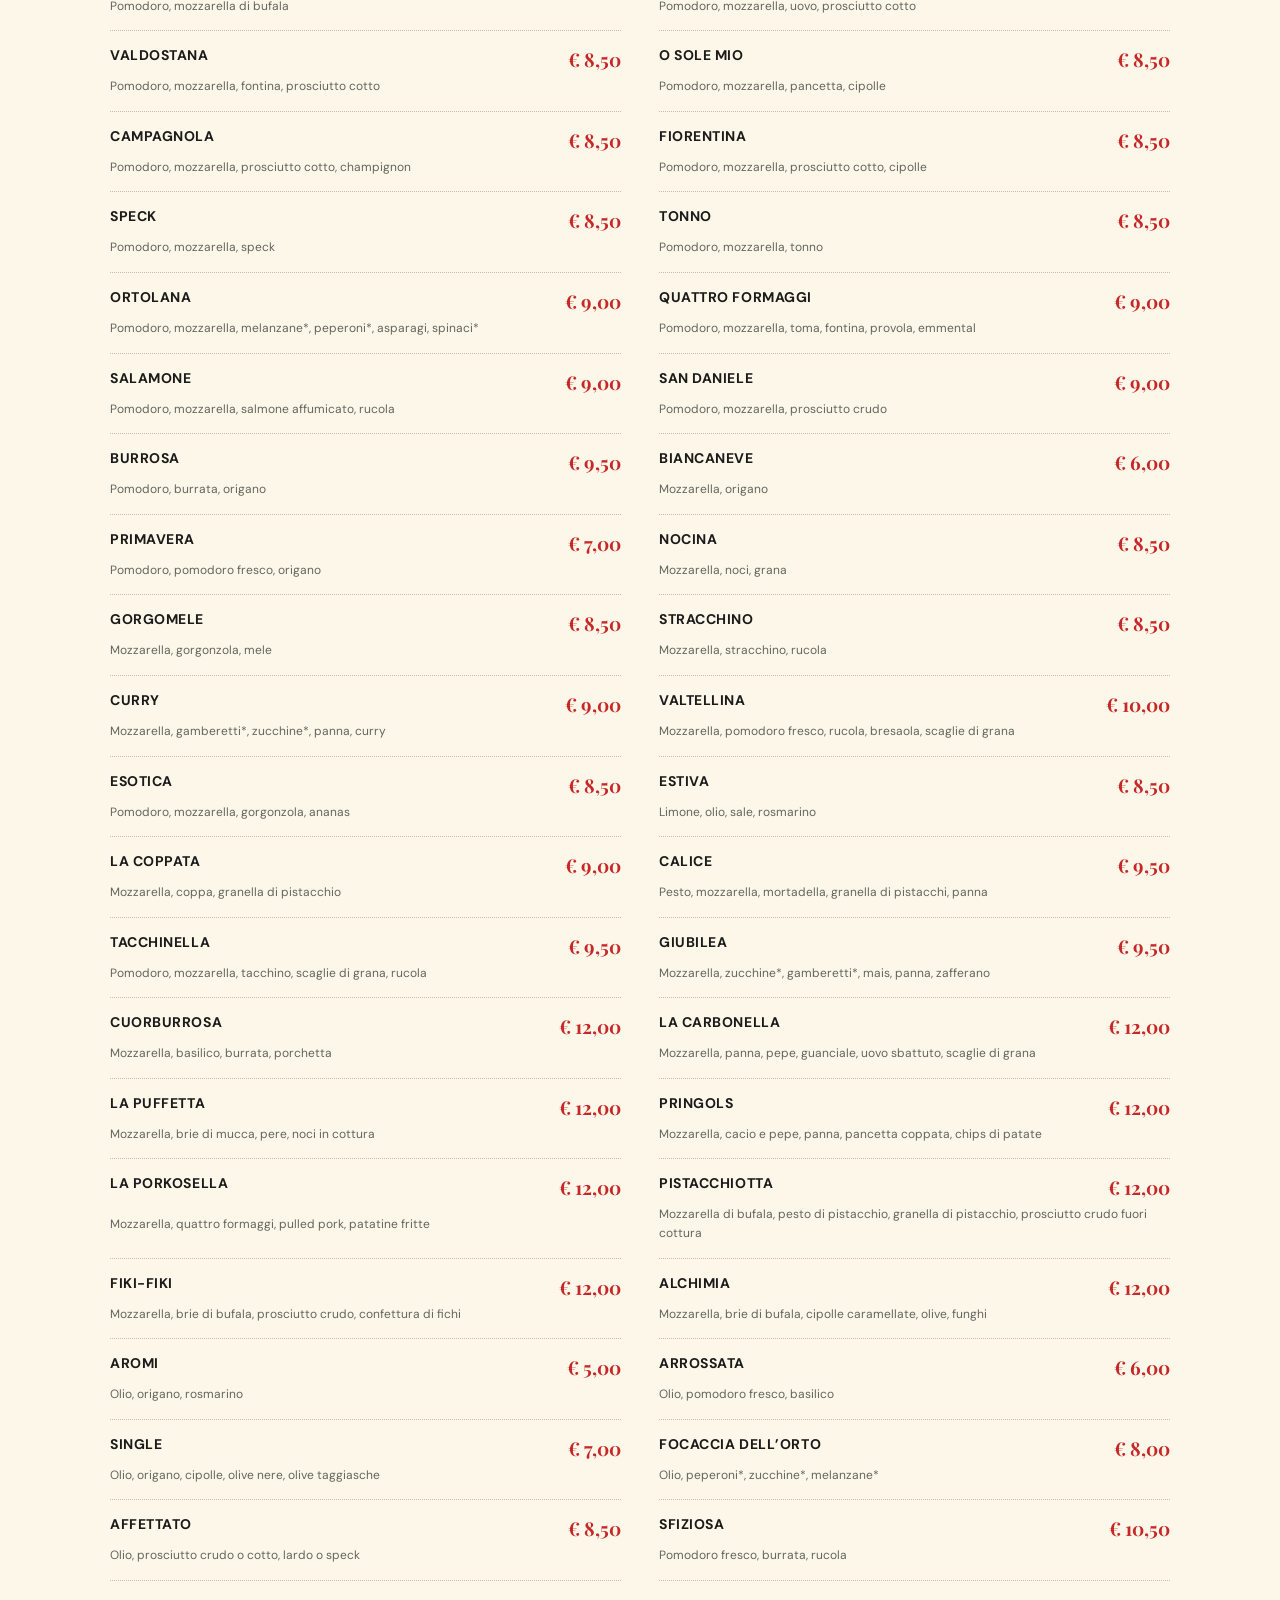
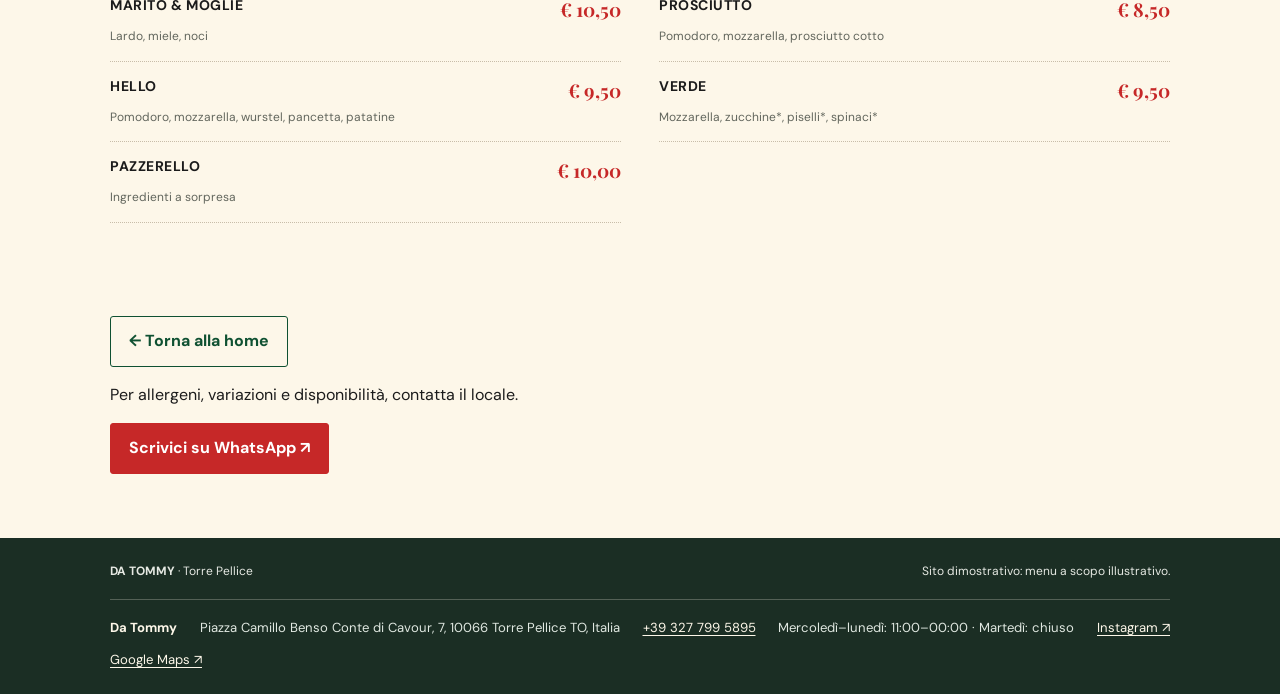
<file: menu.html>
<!doctype html>
<html lang="it">
<head>
<meta charset="utf-8"><meta name="viewport" content="width=device-width,initial-scale=1">
<meta name="theme-color" content="#f8f2e8"><link rel="icon" type="image/x-icon" href="https://lincwilk.github.io/da-tommy/favicon.ico"><link rel="icon" type="image/png" sizes="32x32" href="https://lincwilk.github.io/da-tommy/favicon-32x32.png"><link rel="apple-touch-icon" sizes="180x180" href="https://lincwilk.github.io/da-tommy/apple-touch-icon.png"><link rel="icon" type="image/png" sizes="192x192" href="https://lincwilk.github.io/da-tommy/icon-192.png">
<meta name="description" content="Scopri il menu di Da Tommy a Torre Pellice: pizze classiche e speciali, focacce, calzoni, antipasti, altri piatti e dolci.">
<link rel="canonical" href="https://lincwilk.github.io/da-tommy/menu.html">
<meta property="og:type" content="website"><meta property="og:locale" content="it_IT"><meta property="og:site_name" content="Da Tommy"><meta property="og:title" content="Il menu — Da Tommy, Torre Pellice"><meta property="og:description" content="Pizze, focacce, calzoni e piatti da condividere. Consulta il menu di Da Tommy."><meta property="og:url" content="https://lincwilk.github.io/da-tommy/menu.html"><meta property="og:image" content="https://lincwilk.github.io/da-tommy/og-image.jpg"><meta property="og:image:width" content="1200"><meta property="og:image:height" content="630"><meta property="og:image:alt" content="Logo Da Tommy su sfondo verde e crema"><meta name="twitter:card" content="summary_large_image"><meta name="twitter:title" content="Il menu — Da Tommy"><meta name="twitter:description" content="Pizze classiche e speciali, focacce, calzoni e dolci a Torre Pellice."><meta name="twitter:image" content="https://lincwilk.github.io/da-tommy/og-image.jpg">
<title>Il menu — Da Tommy</title>
<link rel="preconnect" href="https://fonts.googleapis.com"><link href="https://fonts.googleapis.com/css2?family=DM+Sans:wght@400;500;600;700&family=Playfair+Display:wght@500;600;700&display=swap" rel="stylesheet">
<style>
:root{--cream:#fdf7e9;--paper:#fffaf2;--ink:#1b1b1b;--green:#0f5132;--red:#c62828;--gold:#e6d8bb;--muted:#62665d;--line:#e6d8bb}*{box-sizing:border-box}html{scroll-behavior:smooth}body{margin:0;background:var(--cream);color:var(--ink);font:16px/1.55 'DM Sans',sans-serif}.wrap{width:min(1060px,calc(100% - 32px));margin:auto}a{color:inherit;text-decoration:none}header{background:var(--green);color:var(--cream);border-bottom:3px solid var(--red)}.nav{height:76px;display:flex;justify-content:space-between;align-items:center;gap:16px}.brand{display:flex;align-items:center}.logo{display:block;width:145px;height:64px;object-fit:contain;object-position:left center}.right{display:flex;align-items:center;gap:9px}.right button{border:0;background:transparent;padding:7px;font-weight:700;cursor:pointer}.right button.active{color:var(--red);text-decoration:underline;text-underline-offset:5px}.back{font-size:12px;font-weight:700;color:var(--green)}.hero{padding:56px 0 40px;background:var(--green);color:var(--cream)}.eyebrow{font-size:11px;text-transform:uppercase;letter-spacing:.17em;color:var(--gold);font-weight:700}.hero h1{font:500 clamp(46px,8vw,82px)/1 'Playfair Display',serif;letter-spacing:-.04em;margin:15px 0}.hero p{max-width:600px;color:#dbe2d9;margin-bottom:0}.tools{padding:28px 0 12px}.search{width:100%;padding:14px 16px;border:1px solid var(--line);background:var(--paper);font:inherit;outline-color:var(--red)}.tabs{display:flex;gap:8px;overflow-x:auto;padding:18px 0 10px}.tab{white-space:nowrap;padding:10px 14px;border:1px solid var(--line);background:transparent;font-size:11px;text-transform:uppercase;letter-spacing:.06em;font-weight:700;cursor:pointer}.tab.active,.tab:hover{background:var(--red);color:white;border-color:var(--red)}.note{font-size:12px;color:var(--muted);background:#efe5d4;padding:12px 15px;margin:12px 0 18px;border-left:3px solid var(--gold)}.grid{display:grid;grid-template-columns:1fr 1fr;gap:0 38px;padding-bottom:65px}.dish{padding:15px 0;border-bottom:1px dotted #c8bda9;display:grid;grid-template-columns:1fr auto;gap:5px 12px}.dish h2{font:700 14px 'DM Sans',sans-serif;letter-spacing:.04em;text-transform:uppercase;margin:0}.price{font:700 19px 'Playfair Display',serif;color:var(--red);white-space:nowrap}.dish p{grid-column:1/-1;color:var(--muted);font-size:12px;margin:0}.dish.hide{display:none}.empty{display:none;padding:30px 0;color:var(--muted)}footer{background:#1b2e24;color:#e6e9e3;padding:24px 0;font-size:12px}.foot{display:flex;justify-content:space-between;gap:12px;flex-wrap:wrap}@media(max-width:650px){.logo{width:112px;height:54px}.grid{grid-template-columns:1fr}.hero{padding:44px 0 35px}.nav{height:68px}.brand{font-size:20px}.back{display:none}}
</style><link rel="stylesheet" href="styles.css">
<style>
/* Header coerente con la home e menu mobile funzionante */
.site-header{position:sticky;top:0;z-index:25;background:var(--green);color:var(--cream);border-bottom:3px solid var(--red)}
.site-header .nav{height:74px;justify-content:space-between;gap:20px}
.site-header .links{display:flex;gap:clamp(12px,1.7vw,24px);font-size:.9rem;font-weight:600;white-space:nowrap}
.site-header .links a:hover,.site-header .links a[aria-current="page"]{color:var(--gold)}
.site-header .header-tools{display:flex;align-items:center;gap:8px;flex-shrink:0}
.site-header .hamb{display:none;border:0;background:none;color:var(--cream);font-size:1.5rem;cursor:pointer}
.site-header .home-languages button.active{color:var(--green);text-decoration:none}
@media(max-width:850px){
.site-header .nav{height:70px}
.site-header .links{display:none;position:absolute;top:70px;left:0;right:0;background:var(--cream);color:var(--green);padding:20px 25px;flex-direction:column;gap:0;border-bottom:1px solid var(--line);box-shadow:0 12px 20px rgba(0,0,0,.12)}
.site-header .links.open{display:flex}
.site-header .links a{padding:12px 0;border-bottom:1px solid var(--line)}
.site-header .links a:last-child{border-bottom:0}
.site-header .hamb{display:block}
}
</style></head>
<body><header class="site-header"><div class="wrap nav"><a class="brand" href="index.html" aria-label="Da Tommy — Home"><img class="logo" src="logo-da-tommy.png.png" alt="Logo ufficiale Da Tommy"></a><nav class="links" id="menu-links"><a href="index.html#locale">Il locale</a><a href="menu.html" aria-current="page">La cucina</a><a href="index.html#gallery">Le specialità</a><a href="index.html#eventi">Eventi</a><a href="index.html#contatti">Dove siamo</a></nav><div class="header-tools"><div class="home-languages" aria-label="Lingua"><button type="button" data-lang="it" class="active" aria-label="Italiano">IT</button><button type="button" data-lang="en" aria-label="English">EN</button><button type="button" data-lang="fr" aria-label="Français">FR</button></div><button class="hamb" id="hamb" type="button" aria-label="Apri il menu di navigazione" aria-controls="menu-links" aria-expanded="false">☰</button></div></div></header>
<section class="hero"><div class="wrap"><div class="eyebrow" data-i18n="eyebrow">Pizzeria · Torre Pellice</div><h1 data-i18n="title">Il menu, senza<br>giri di parole.</h1><p data-i18n="intro">Dai grandi classici alle pizze speciali, con focacce e calzoni. Cerca il tuo preferito e preparati a scegliere… se ci riesci.</p></div></section>
<main class="wrap"><div class="tools"><input id="search" class="search" type="search" aria-label="Cerca piatti per nome o ingrediente" placeholder="Cerca una pizza o un ingrediente…"><div class="tabs"><button class="tab active" data-cat="all" data-i18n="all">Tutto</button><button class="tab" data-cat="pizze" data-i18n="pizzas">Pizze classiche</button><button class="tab" data-cat="bianche" data-i18n="white">Pizze bianche</button><button class="tab" data-cat="speciali" data-i18n="specials">Pizze speciali</button><button class="tab" data-cat="novita" data-i18n="new">Novità</button><button class="tab" data-cat="focacce" data-i18n="focaccia">Focacce</button><button class="tab" data-cat="calzoni" data-i18n="calzone">Calzoni</button></div><div class="note" data-i18n="note">Questo è un sito dimostrativo: il menu è a scopo illustrativo e le informazioni potrebbero non essere aggiornate.</div></div>
<div class="grid" id="grid">
<article class="dish" data-cat="pizze"><h2>Marinara</h2><span class="price">€ 5,50</span><p>Pomodoro, origano, aglio</p></article><article class="dish" data-cat="pizze"><h2>Margherita</h2><span class="price">€ 6,00</span><p>Pomodoro, mozzarella, basilico</p></article><article class="dish" data-cat="pizze"><h2>Disperata</h2><span class="price">€ 7,00</span><p>Pomodoro, mozzarella, cipolle</p></article><article class="dish" data-cat="pizze"><h2>Greca</h2><span class="price">€ 7,00</span><p>Pomodoro, mozzarella, olive nere o taggiasche</p></article><article class="dish" data-cat="pizze"><h2>Tedesca</h2><span class="price">€ 7,00</span><p>Pomodoro, mozzarella, wurstel</p></article><article class="dish" data-cat="pizze"><h2>Funghi</h2><span class="price">€ 7,00</span><p>Pomodoro, mozzarella, funghi champignon, olio</p></article><article class="dish" data-cat="pizze"><h2>Peperoni</h2><span class="price">€ 7,00</span><p>Pomodoro, mozzarella, peperoni*, olio</p></article><article class="dish" data-cat="pizze"><h2>Spinaci</h2><span class="price">€ 7,00</span><p>Pomodoro, mozzarella, spinaci*, olio</p></article><article class="dish" data-cat="pizze"><h2>Parmigiana</h2><span class="price">€ 7,50</span><p>Pomodoro, mozzarella, melanzane*, scaglie di grana, olio</p></article><article class="dish" data-cat="pizze"><h2>Napoli</h2><span class="price">€ 7,50</span><p>Pomodoro, mozzarella, acciughe</p></article><article class="dish" data-cat="pizze"><h2>Diavola</h2><span class="price">€ 7,50</span><p>Pomodoro, mozzarella, salamino piccante</p></article><article class="dish" data-cat="pizze"><h2>Cynar</h2><span class="price">€ 7,50</span><p>Pomodoro, mozzarella, carciofi</p></article><article class="dish" data-cat="pizze"><h2>Asparagus</h2><span class="price">€ 7,50</span><p>Pomodoro, mozzarella, asparagi</p></article><article class="dish" data-cat="pizze"><h2>Siciliana</h2><span class="price">€ 7,50</span><p>Pomodoro, olive nere, acciughe, capperi</p></article><article class="dish" data-cat="pizze"><h2>Dinamite</h2><span class="price">€ 8,00</span><p>Pomodoro, pancetta, salamino, peperoncino in polvere</p></article><article class="dish" data-cat="pizze"><h2>Romana</h2><span class="price">€ 8,00</span><p>Pomodoro, mozzarella, olive nere, acciughe</p></article><article class="dish" data-cat="pizze"><h2>Rucolina</h2><span class="price">€ 8,00</span><p>Pomodoro, mozzarella, rucola</p></article><article class="dish" data-cat="pizze"><h2>Salsiccia</h2><span class="price">€ 8,00</span><p>Pomodoro, mozzarella, salsiccia</p></article><article class="dish" data-cat="pizze"><h2>Gorgo</h2><span class="price">€ 8,00</span><p>Pomodoro, mozzarella, gorgonzola</p></article><article class="dish" data-cat="pizze"><h2>Profumi dell’orto</h2><span class="price">€ 8,00</span><p>Pomodoro, mozzarella, pomodorino condito con aglio, prezzemolo, basilico, olio</p></article><article class="dish" data-cat="pizze"><h2>Cotto</h2><span class="price">€ 8,00</span><p>Pomodoro, mozzarella, prosciutto cotto</p></article><article class="dish" data-cat="pizze"><h2>Ibiza</h2><span class="price">€ 8,00</span><p>Pomodoro, mozzarella, champignon, olive nere, panna</p></article><article class="dish" data-cat="pizze"><h2>Bufalina</h2><span class="price">€ 8,50</span><p>Pomodoro, mozzarella di bufala</p></article><article class="dish" data-cat="pizze"><h2>Bismark</h2><span class="price">€ 8,50</span><p>Pomodoro, mozzarella, uovo, prosciutto cotto</p></article><article class="dish" data-cat="pizze"><h2>Valdostana</h2><span class="price">€ 8,50</span><p>Pomodoro, mozzarella, fontina, prosciutto cotto</p></article><article class="dish" data-cat="pizze"><h2>O Sole Mio</h2><span class="price">€ 8,50</span><p>Pomodoro, mozzarella, pancetta, cipolle</p></article><article class="dish" data-cat="pizze"><h2>Campagnola</h2><span class="price">€ 8,50</span><p>Pomodoro, mozzarella, prosciutto cotto, champignon</p></article><article class="dish" data-cat="pizze"><h2>Fiorentina</h2><span class="price">€ 8,50</span><p>Pomodoro, mozzarella, prosciutto cotto, cipolle</p></article><article class="dish" data-cat="pizze"><h2>Speck</h2><span class="price">€ 8,50</span><p>Pomodoro, mozzarella, speck</p></article><article class="dish" data-cat="pizze"><h2>Tonno</h2><span class="price">€ 8,50</span><p>Pomodoro, mozzarella, tonno</p></article><article class="dish" data-cat="pizze"><h2>Ortolana</h2><span class="price">€ 9,00</span><p>Pomodoro, mozzarella, melanzane*, peperoni*, asparagi, spinaci*</p></article><article class="dish" data-cat="pizze"><h2>Quattro Formaggi</h2><span class="price">€ 9,00</span><p>Pomodoro, mozzarella, toma, fontina, provola, emmental</p></article><article class="dish" data-cat="pizze"><h2>Salamone</h2><span class="price">€ 9,00</span><p>Pomodoro, mozzarella, salmone affumicato, rucola</p></article><article class="dish" data-cat="pizze"><h2>San Daniele</h2><span class="price">€ 9,00</span><p>Pomodoro, mozzarella, prosciutto crudo</p></article><article class="dish" data-cat="pizze"><h2>Burrosa</h2><span class="price">€ 9,50</span><p>Pomodoro, burrata, origano</p></article>
<article class="dish" data-cat="bianche"><h2>Biancaneve</h2><span class="price">€ 6,00</span><p>Mozzarella, origano</p></article><article class="dish" data-cat="bianche"><h2>Primavera</h2><span class="price">€ 7,00</span><p>Pomodoro, pomodoro fresco, origano</p></article><article class="dish" data-cat="bianche"><h2>Nocina</h2><span class="price">€ 8,50</span><p>Mozzarella, noci, grana</p></article><article class="dish" data-cat="bianche"><h2>Gorgomele</h2><span class="price">€ 8,50</span><p>Mozzarella, gorgonzola, mele</p></article><article class="dish" data-cat="bianche"><h2>Stracchino</h2><span class="price">€ 8,50</span><p>Mozzarella, stracchino, rucola</p></article><article class="dish" data-cat="bianche"><h2>Curry</h2><span class="price">€ 9,00</span><p>Mozzarella, gamberetti*, zucchine*, panna, curry</p></article><article class="dish" data-cat="bianche"><h2>Valtellina</h2><span class="price">€ 10,00</span><p>Mozzarella, pomodoro fresco, rucola, bresaola, scaglie di grana</p></article>
<article class="dish" data-cat="speciali"><h2>Esotica</h2><span class="price">€ 8,50</span><p>Pomodoro, mozzarella, gorgonzola, ananas</p></article><article class="dish" data-cat="speciali"><h2>Estiva</h2><span class="price">€ 8,50</span><p>Limone, olio, sale, rosmarino</p></article><article class="dish" data-cat="speciali"><h2>La Coppata</h2><span class="price">€ 9,00</span><p>Mozzarella, coppa, granella di pistacchio</p></article><article class="dish" data-cat="speciali"><h2>Calice</h2><span class="price">€ 9,50</span><p>Pesto, mozzarella, mortadella, granella di pistacchi, panna</p></article><article class="dish" data-cat="speciali"><h2>Tacchinella</h2><span class="price">€ 9,50</span><p>Pomodoro, mozzarella, tacchino, scaglie di grana, rucola</p></article><article class="dish" data-cat="speciali"><h2>Giubilea</h2><span class="price">€ 9,50</span><p>Mozzarella, zucchine*, gamberetti*, mais, panna, zafferano</p></article>
<article class="dish" data-cat="novita"><h2>Cuorburrosa</h2><span class="price">€ 12,00</span><p>Mozzarella, basilico, burrata, porchetta</p></article><article class="dish" data-cat="novita"><h2>La Carbonella</h2><span class="price">€ 12,00</span><p>Mozzarella, panna, pepe, guanciale, uovo sbattuto, scaglie di grana</p></article><article class="dish" data-cat="novita"><h2>La Puffetta</h2><span class="price">€ 12,00</span><p>Mozzarella, brie di mucca, pere, noci in cottura</p></article><article class="dish" data-cat="novita"><h2>Pringols</h2><span class="price">€ 12,00</span><p>Mozzarella, cacio e pepe, panna, pancetta coppata, chips di patate</p></article><article class="dish" data-cat="novita"><h2>La Porkosella</h2><span class="price">€ 12,00</span><p>Mozzarella, quattro formaggi, pulled pork, patatine fritte</p></article><article class="dish" data-cat="novita"><h2>Pistacchiotta</h2><span class="price">€ 12,00</span><p>Mozzarella di bufala, pesto di pistacchio, granella di pistacchio, prosciutto crudo fuori cottura</p></article><article class="dish" data-cat="novita"><h2>Fiki-Fiki</h2><span class="price">€ 12,00</span><p>Mozzarella, brie di bufala, prosciutto crudo, confettura di fichi</p></article><article class="dish" data-cat="novita"><h2>Alchimia</h2><span class="price">€ 12,00</span><p>Mozzarella, brie di bufala, cipolle caramellate, olive, funghi</p></article>
<article class="dish" data-cat="focacce"><h2>Aromi</h2><span class="price">€ 5,00</span><p>Olio, origano, rosmarino</p></article><article class="dish" data-cat="focacce"><h2>Arrossata</h2><span class="price">€ 6,00</span><p>Olio, pomodoro fresco, basilico</p></article><article class="dish" data-cat="focacce"><h2>Single</h2><span class="price">€ 7,00</span><p>Olio, origano, cipolle, olive nere, olive taggiasche</p></article><article class="dish" data-cat="focacce"><h2>Focaccia dell’orto</h2><span class="price">€ 8,00</span><p>Olio, peperoni*, zucchine*, melanzane*</p></article><article class="dish" data-cat="focacce"><h2>Affettato</h2><span class="price">€ 8,50</span><p>Olio, prosciutto crudo o cotto, lardo o speck</p></article><article class="dish" data-cat="focacce"><h2>Sfiziosa</h2><span class="price">€ 10,50</span><p>Pomodoro fresco, burrata, rucola</p></article><article class="dish" data-cat="focacce"><h2>Marito & Moglie</h2><span class="price">€ 10,50</span><p>Lardo, miele, noci</p></article>
<article class="dish" data-cat="calzoni"><h2>Prosciutto</h2><span class="price">€ 8,50</span><p>Pomodoro, mozzarella, prosciutto cotto</p></article><article class="dish" data-cat="calzoni"><h2>Hello</h2><span class="price">€ 9,50</span><p>Pomodoro, mozzarella, wurstel, pancetta, patatine</p></article><article class="dish" data-cat="calzoni"><h2>Verde</h2><span class="price">€ 9,50</span><p>Mozzarella, zucchine*, piselli*, spinaci*</p></article><article class="dish" data-cat="calzoni"><h2>Pazzerello</h2><span class="price">€ 10,00</span><p>Ingredienti a sorpresa</p></article>

</div><div class="empty" id="empty" data-i18n="empty">Nessun risultato. Prova un'altra ricerca.</div></main>
<section class="menu-contact wrap"><a class="btn alt" href="index.html">← Torna alla home</a><p>Per allergeni, variazioni e disponibilità, contatta il locale.</p><a class="btn" href="https://wa.me/393277995895?text=Buongiorno%20Da%20Tommy!%20Vorrei%20informazioni%20sul%20menu." target="_blank" rel="noopener">Scrivici su WhatsApp ↗</a></section>
<footer><div class="wrap foot"><span><strong>DA TOMMY</strong> · Torre Pellice</span><span data-i18n="footer">Sito dimostrativo: menu a scopo illustrativo.</span></div><div class="wrap foot-info"><strong>Da Tommy</strong><span>Piazza Camillo Benso Conte di Cavour, 7, 10066 Torre Pellice TO, Italia</span><a href="tel:+393277995895">+39 327 799 5895</a><span class="foot-hours" data-i18n="footHours">Mercoledì–lunedì: 11:00–00:00 · Martedì: chiuso</span><a href="https://www.instagram.com/pizzeria_bar_ristorante_tommy/" target="_blank" rel="noopener">Instagram ↗</a><a href="https://www.google.com/maps/search/?api=1&amp;query=Piazza+Camillo+Benso+Conte+di+Cavour+7%2C+10066+Torre+Pellice+TO%2C+Italy" target="_blank" rel="noopener">Google Maps ↗</a></div></footer>
<script>
const translations={
it:{back:"← Torna al sito",eyebrow:"Pizzeria · Torre Pellice",title:"Il menu, senza<br>giri di parole.",intro:"Dai grandi classici alle pizze speciali, con focacce e calzoni. Cerca il tuo preferito e preparati a scegliere… se ci riesci.",all:"Tutto",pizzas:"Pizze",white:"Pizze bianche",specials:"Le speciali",new:"Novità",focaccia:"Focacce",calzone:"Calzoni",note:"Questo è un sito dimostrativo: il menu è a scopo illustrativo e le informazioni potrebbero non essere aggiornate.",empty:"Nessun risultato. Prova un'altra ricerca.",footer:"Sito dimostrativo: menu a scopo illustrativo.",footHours:"Mercoledì–lunedì: 11:00–00:00 · Martedì: chiuso"},
en:{back:"← Back to website",eyebrow:"Pizzeria · Torre Pellice",title:"The menu, straight<br>to the point.",intro:"From timeless classics to signature pizzas, focaccia and calzones. Search for a favourite and get ready to choose… if you can.",all:"All",pizzas:"Pizzas",white:"White pizzas",specials:"Specials",new:"New pizzas",focaccia:"Focaccia",calzone:"Calzones",note:"This is a demonstration website: the menu is for illustrative purposes and information may not be up to date.",empty:"No results. Try another search.",footer:"Demonstration website: menu for illustrative purposes.",footHours:"Wednesday–Monday: 11:00–00:00 · Tuesday: closed"},
fr:{back:"← Retour au site",eyebrow:"Pizzeria · Torre Pellice",title:"La carte, sans<br>blabla.",intro:"Des grands classiques aux pizzas spéciales, focaccias et calzones. Recherchez votre préférée et préparez-vous à choisir… si vous y arrivez.",all:"Tout",pizzas:"Pizzas",white:"Pizzas blanches",specials:"Les spéciales",new:"Nouveautés",focaccia:"Focaccias",calzone:"Calzones",note:"Ce site est une démonstration : le menu est présenté à titre indicatif et les informations peuvent ne pas être à jour.",empty:"Aucun résultat. Essayez une autre recherche.",footer:"Site de démonstration : menu présenté à titre indicatif.",footHours:"Mercredi–lundi : 11 h–minuit · Mardi : fermé"}};
function setLang(lang){document.documentElement.lang=lang;document.querySelectorAll('[data-i18n]').forEach(el=>{let v=translations[lang][el.dataset.i18n];if(v)el.innerHTML=v});document.querySelectorAll('[data-lang]').forEach(b=>{b.classList.toggle('active',b.dataset.lang===lang);b.setAttribute('aria-pressed',String(b.dataset.lang===lang))});document.getElementById('search').placeholder=lang==='en'?'Search pizza or ingredient…':lang==='fr'?'Rechercher une pizza ou un ingrédient…':'Cerca una pizza o un ingrediente…';try{localStorage.setItem('daTommyLang',lang)}catch(e){}}
document.querySelectorAll('[data-lang]').forEach(b=>b.onclick=()=>setLang(b.dataset.lang));let initialLang='it';try{const savedLang=localStorage.getItem('daTommyLang');if(savedLang&&translations[savedLang])initialLang=savedLang}catch(e){}setLang(initialLang);let active='all';const dishes=[...document.querySelectorAll('.dish')];function filter(){let q=document.getElementById('search').value.trim().toLocaleLowerCase();let n=0;dishes.forEach(d=>{let ok=(active==='all'||d.dataset.cat===active)&&d.innerText.toLocaleLowerCase().includes(q);d.classList.toggle('hide',!ok);if(ok)n++});document.getElementById('empty').style.display=n?'none':'block'}document.querySelectorAll('.tab').forEach(b=>b.onclick=()=>{active=b.dataset.cat;document.querySelectorAll('.tab').forEach(t=>t.classList.toggle('active',t===b));filter()});document.getElementById('search').addEventListener('input',filter);
</script>
<script>
(function(){
 const button=document.getElementById('hamb'),nav=document.getElementById('menu-links');
 if(!button||!nav)return;
 button.addEventListener('click',function(){
  const open=nav.classList.toggle('open');
  button.setAttribute('aria-expanded',String(open));
  button.setAttribute('aria-label',open?'Chiudi il menu di navigazione':'Apri il menu di navigazione');
  button.textContent=open?'✕':'☰';
 });
 nav.querySelectorAll('a').forEach(a=>a.addEventListener('click',()=>{
  nav.classList.remove('open');button.setAttribute('aria-expanded','false');button.setAttribute('aria-label','Apri il menu di navigazione');button.textContent='☰';
 }));
 document.addEventListener('click',e=>{if(!nav.contains(e.target)&&!button.contains(e.target)){nav.classList.remove('open');button.setAttribute('aria-expanded','false');button.setAttribute('aria-label','Apri il menu di navigazione');button.textContent='☰'}});
})();
</script></body></html>
</file>
<file: styles.css>
/* styles.css — aggiunte per accessibilità, mappe, recensioni e layout responsive; lo stile originale resta nel CSS inline. */
:focus-visible{outline:3px solid #c62828;outline-offset:3px}
a,button,input{touch-action:manipulation}
.btn:focus-visible,.tab:focus-visible,.right button:focus-visible{outline-color:#f2c66d}
.map-wrap{margin-top:18px;min-height:300px;border:1px solid var(--line);background:#e6d8bb}
.map-wrap iframe{display:block;width:100%;height:320px;border:0}
.testimonials{background:#fffaf2}
.testimonials .cards{margin:28px 0}
.testimonials .card h3{font-size:1.1rem;line-height:1.45}
.testimonials .review-note{max-width:700px}
.menu-contact{padding:24px 0 60px}
.menu-contact p{margin:12px 0}
.menu-contact .btn{margin:4px 8px 4px 0}
img{max-width:100%}
@media(max-width:850px){.map-wrap iframe{height:280px}.testimonials .cards{grid-template-columns:1fr 1fr}}
@media(max-width:520px){.map-wrap iframe{height:250px}.testimonials .cards{grid-template-columns:1fr}.info{padding:20px}.menu-contact .btn{width:100%;justify-content:center}}
@media(prefers-reduced-motion:reduce){html{scroll-behavior:auto}*,*::before,*::after{transition:none!important;animation:none!important}}

/* Botões usados também na página do menu. */
.menu-contact .btn{display:inline-flex;align-items:center;justify-content:center;padding:12px 18px;background:var(--red);color:#fff;border:1px solid var(--red);font-weight:700;border-radius:3px}
.menu-contact .btn.alt{background:transparent;color:var(--green);border-color:var(--green)}
.menu-contact a:focus-visible{outline-color:#f2c66d}

/* Modale di richiesta prenotazione: WhatsApp invia una richiesta, non conferma il tavolo. */
.booking-overlay[hidden]{display:none}
.booking-overlay{position:fixed;inset:0;z-index:30;display:grid;place-items:center;padding:18px;background:rgba(10,25,18,.72);overflow-y:auto}
.booking-dialog{position:relative;width:min(100%,520px);max-height:calc(100dvh - 36px);overflow-y:auto;padding:clamp(22px,5vw,36px);background:var(--paper);color:var(--ink);border-top:5px solid var(--red);box-shadow:0 20px 70px rgba(0,0,0,.25)}
.booking-dialog h2{font-size:clamp(2rem,7vw,2.8rem);margin:8px 0 12px}
.booking-dialog>p{margin:0 0 20px}
.booking-close{position:absolute;right:12px;top:12px;width:42px;height:42px;border:1px solid var(--line);background:transparent;font-size:1.8rem;line-height:1;cursor:pointer;color:var(--green)}
#booking-form{display:grid;gap:8px}
#booking-form label{font-weight:700;font-size:.92rem;margin-top:6px}
#booking-form input,#booking-form select,#booking-form textarea{width:100%;min-height:46px;border:1px solid #8c9489;border-radius:3px;padding:10px 12px;background:#fff;color:#1b1b1b;font:inherit}
#booking-form textarea{resize:vertical}
#booking-form .booking-submit{width:100%;justify-content:center;margin-top:12px;cursor:pointer;font:inherit;font-weight:700}
.booking-error{color:#9f1c1c;font-weight:700;margin:4px 0}
body.booking-open{overflow:hidden}
@media(max-width:850px){.header-tools{gap:8px}.home-languages button{padding:6px 5px}}
@media(max-width:650px){
 .event-copy{padding:16px 14px}
 .event-copy h3{font-size:1.35rem}
 .event-copy p{font-size:.92rem;line-height:1.45}
 .event-copy .btn{padding:10px 12px;font-size:.85rem}
 .event-date{font-size:.7rem}
 .booking-overlay{padding:10px;align-items:center}
 .booking-dialog{max-height:calc(100dvh - 20px);padding:24px 18px}
}


/* Selettore lingua: compatto, elegante e coerente con la palette del locale. */
.header-tools{display:flex;align-items:center;gap:14px;flex-shrink:0}
.home-languages{display:inline-flex;align-items:center;gap:2px;padding:4px;border:1px solid rgba(230,216,187,.42);border-radius:999px;background:rgba(0,0,0,.12)}
.home-languages button{appearance:none;min-width:34px;padding:7px 9px;border:0;border-radius:999px;background:transparent;color:#fdf7e9;font:700 .72rem/1 var(--sans);letter-spacing:.04em;cursor:pointer;transition:background .18s ease,color .18s ease,transform .18s ease}
.home-languages button:hover{background:rgba(253,247,233,.12)}
.home-languages button.active{background:#e6d8bb;color:#0f5132;box-shadow:0 1px 4px rgba(0,0,0,.12)}
.home-languages button:focus-visible{outline:2px solid #fdf7e9;outline-offset:3px}
@media(max-width:850px){.header-tools{gap:8px}.home-languages{padding:3px}.home-languages button{min-width:30px;padding:7px 6px;font-size:.68rem}}
@media(max-width:520px){.header-tools{gap:5px}.home-languages button{min-width:28px;padding:7px 5px}}



/* Informazioni complete nel footer */
.foot-info{display:flex;align-items:center;justify-content:space-between;gap:12px;flex-wrap:wrap;margin-top:18px;padding-top:18px;border-top:1px solid rgba(253,247,233,.25);font-size:.82rem;color:#fdf7e9}.foot-info a{text-decoration:underline;text-underline-offset:3px}.foot-info span{color:#e0e8e1}.google-review-link{font-size:.85rem;margin-top:22px}.google-review-link a{color:var(--green);text-decoration:underline;text-underline-offset:3px}


/* Da Tommy: barra rapida mobile, griglia galleria e header responsive */
.brand small{display:block;font:700 .58rem var(--sans);letter-spacing:.12em;text-transform:uppercase;color:#e6d8bb;margin-top:5px}
.header-booking{white-space:nowrap;flex-shrink:0;padding:10px 15px;min-height:44px}
@media(min-width:851px){.header-booking{display:inline-flex}.nav{gap:clamp(10px,1.5vw,20px)}.links{gap:clamp(12px,1.7vw,24px);white-space:nowrap}.brand{flex-shrink:0}}
@media(max-width:850px){.header-booking{display:none}}
#gallery .gallery{display:grid;grid-template-columns:repeat(4,minmax(0,1fr));grid-auto-rows:clamp(150px,18vw,230px);gap:12px}
#gallery .photo{grid-row:auto!important;grid-column:auto!important;min-width:0;min-height:0}
#gallery .photo img{display:block;width:100%;height:100%;object-fit:cover}
#gallery .photo figcaption{font-size:clamp(.82rem,1vw,1rem);overflow-wrap:anywhere}
#eventi .event-card[hidden],#eventi[hidden],.links a[hidden]{display:none!important}
#eventi .event-booking-required{font-weight:800;color:var(--red);font-size:.94rem}
.mobile-action-bar{display:none}
@media(max-width:850px){body{padding-bottom:calc(70px + env(safe-area-inset-bottom,0px))}.mobile-action-bar{position:fixed;z-index:20;left:0;right:0;bottom:0;display:grid;grid-template-columns:repeat(3,minmax(0,1fr));gap:6px;padding:8px 10px calc(8px + env(safe-area-inset-bottom,0px));background:var(--cream);border-top:1px solid var(--line);box-shadow:0 -5px 20px rgba(15,81,50,.12)}.mobile-action{display:flex;align-items:center;justify-content:center;gap:7px;min-height:48px;padding:7px 4px;border-radius:6px;background:var(--green);color:var(--cream);font-weight:700;font-size:.83rem;line-height:1.1;text-align:center}.mobile-action svg{width:20px;height:20px;flex:0 0 20px;fill:none;stroke:currentColor;stroke-width:1.8;stroke-linecap:round;stroke-linejoin:round}.mobile-action:focus-visible{outline:3px solid var(--red);outline-offset:2px}body.booking-open .mobile-action-bar{display:none}body.booking-open{padding-bottom:0}#gallery .gallery{grid-template-columns:repeat(2,minmax(0,1fr));grid-auto-rows:clamp(145px,42vw,220px);gap:8px}#gallery .photo figcaption{padding:24px 10px 10px;font-size:.84rem}}
@media(max-width:390px){.mobile-action{gap:4px;font-size:.76rem}.mobile-action svg{width:18px;height:18px;flex-basis:18px}.mobile-action-bar{padding-left:7px;padding-right:7px}}
</file>
